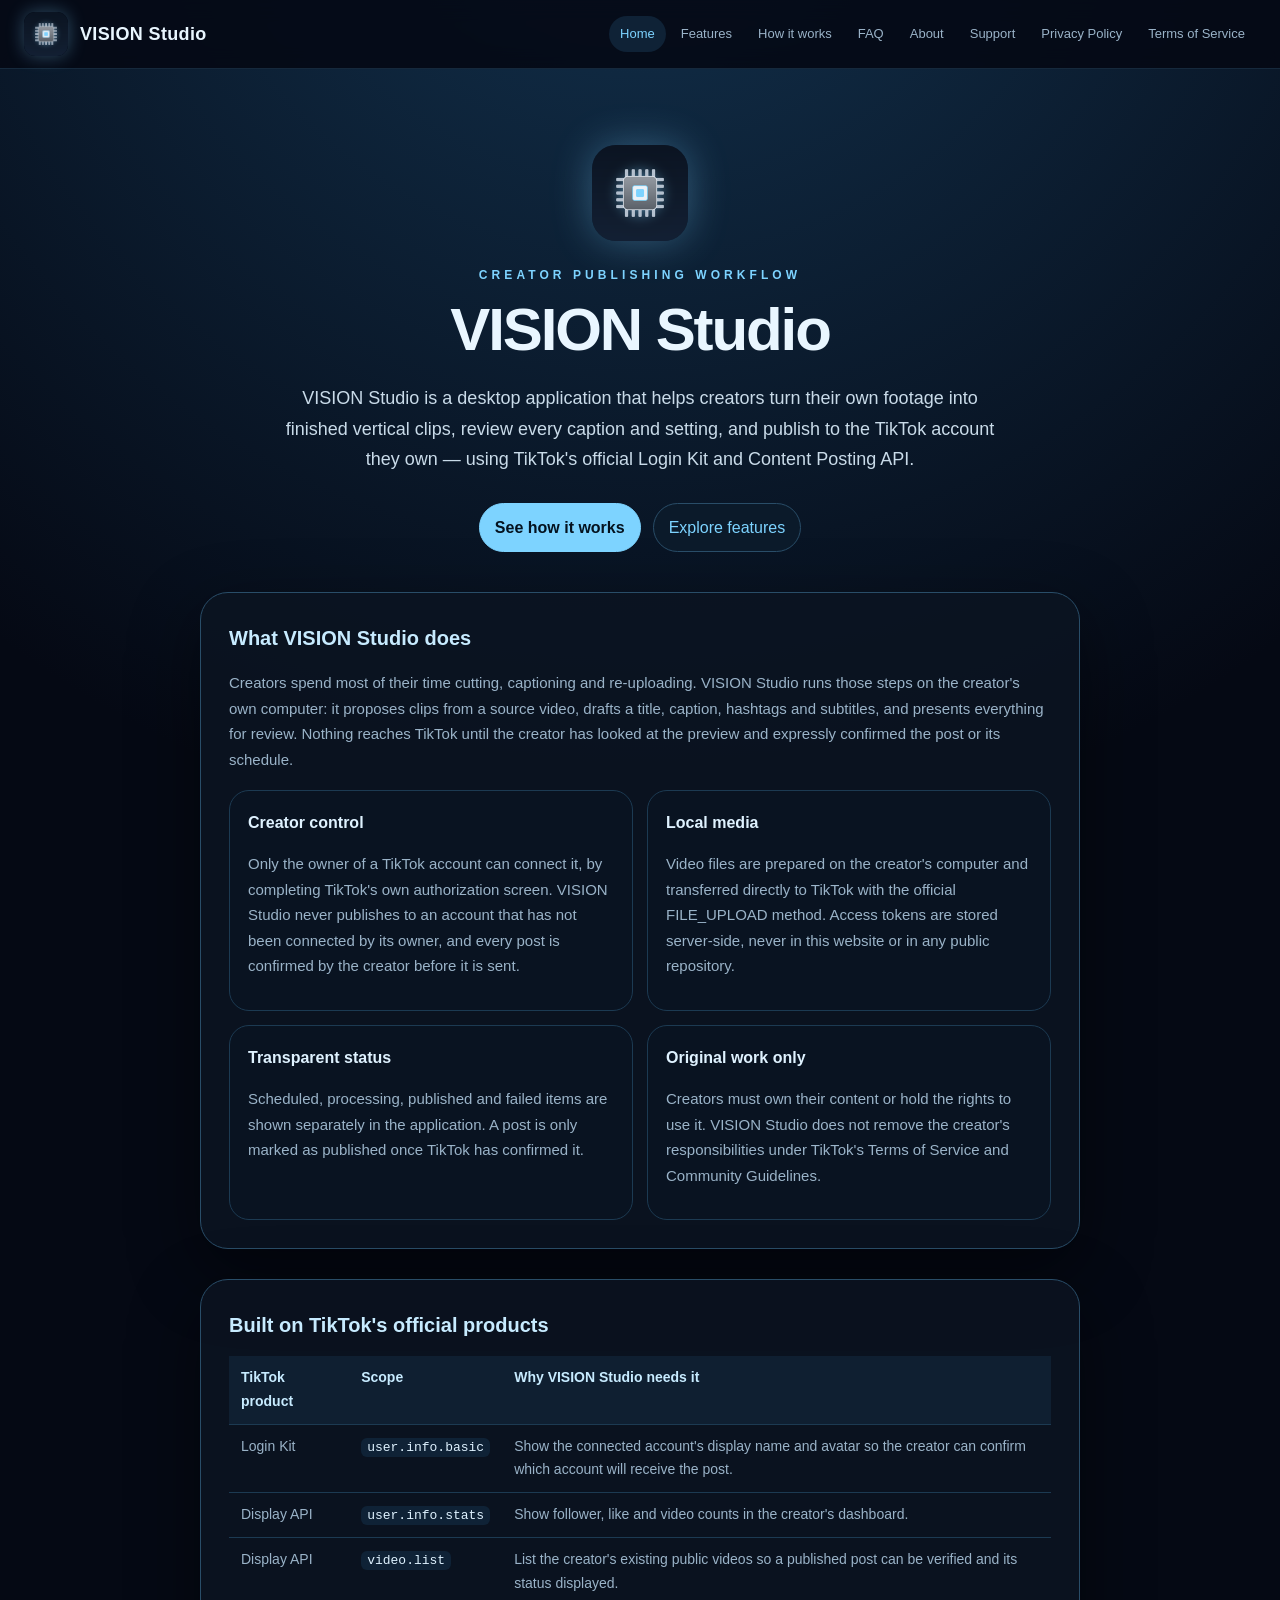
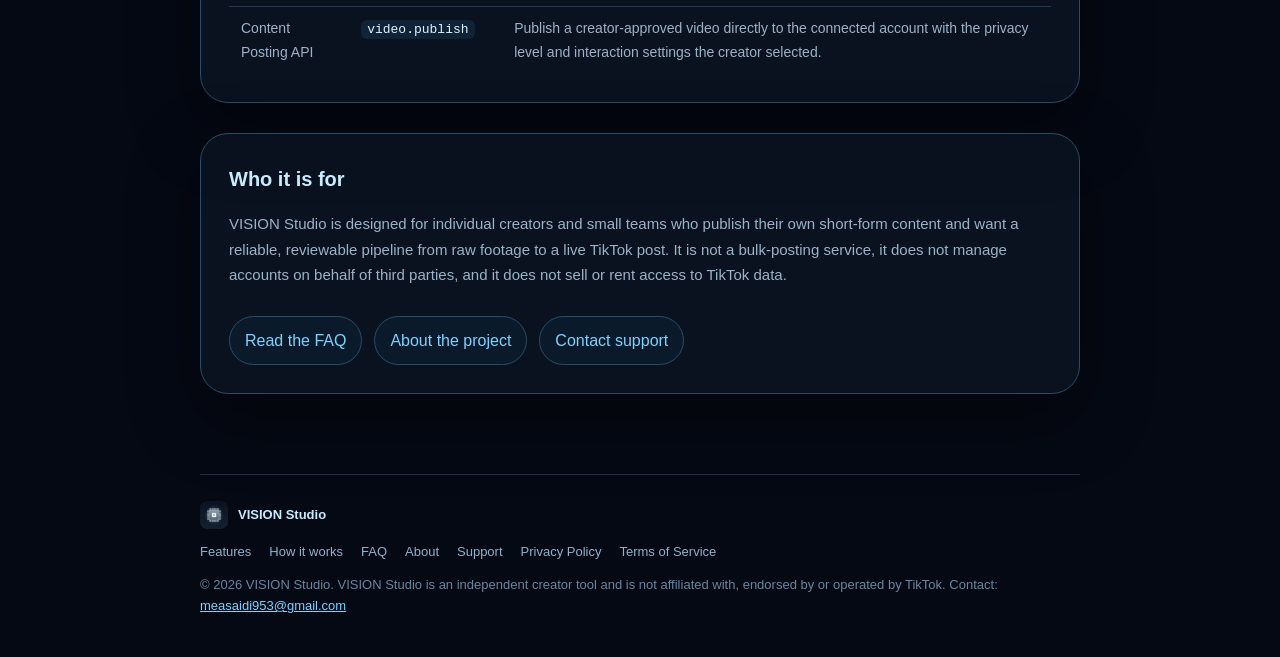
<file: index.html>
<!doctype html>
<html lang="en">
<head>
  <meta charset="utf-8">
  <meta name="viewport" content="width=device-width,initial-scale=1">
  <meta name="description" content="VISION Studio is a desktop creator application that helps TikTok creators prepare, review, schedule and publish their own short-form videos through TikTok's official APIs.">
  <meta name="application-name" content="VISION Studio">
  <meta property="og:site_name" content="VISION Studio">
  <meta property="og:title" content="VISION Studio">
  <meta property="og:image" content="icon-512.png">
  <title>VISION Studio</title>
  <link rel="icon" type="image/x-icon" href="favicon.ico">
  <link rel="icon" type="image/png" sizes="32x32" href="icon-32.png">
  <link rel="icon" type="image/png" sizes="192x192" href="icon-192.png">
  <link rel="apple-touch-icon" sizes="180x180" href="icon-180.png">
  <link rel="stylesheet" href="styles.css">
</head>
<body>
<header class="site">
  <a class="brand" href="index.html"><img src="icon-192.png" width="44" height="44" alt="VISION Studio icon"><span>VISION Studio</span></a>
  <nav><a href="index.html" class=on>Home</a><a href="features.html">Features</a><a href="how-it-works.html">How it works</a><a href="faq.html">FAQ</a><a href="about.html">About</a><a href="support.html">Support</a><a href="privacy.html">Privacy Policy</a><a href="terms.html">Terms of Service</a></nav>
</header>
<main>
  <section class="hero">
    <img class="hero-icon" src="icon-192.png" width="96" height="96" alt="VISION Studio icon">
    <div class="eyebrow">Creator publishing workflow</div>
    <h1>VISION Studio</h1>
    <p class="lead">VISION Studio is a desktop application that helps creators turn their own footage into finished vertical clips, review every caption and setting, and publish to the TikTok account they own — using TikTok's official Login Kit and Content Posting API.</p>
    <div class="links"><a class="primary" href="how-it-works.html">See how it works</a><a href="features.html">Explore features</a></div>
  </section>

  <section class="panel">
    <h2>What VISION Studio does</h2>
    <p>Creators spend most of their time cutting, captioning and re-uploading. VISION Studio runs those steps on the creator's own computer: it proposes clips from a source video, drafts a title, caption, hashtags and subtitles, and presents everything for review. Nothing reaches TikTok until the creator has looked at the preview and expressly confirmed the post or its schedule.</p>
    <div class="grid">
      <article><h3>Creator control</h3><p>Only the owner of a TikTok account can connect it, by completing TikTok's own authorization screen. VISION Studio never publishes to an account that has not been connected by its owner, and every post is confirmed by the creator before it is sent.</p></article>
      <article><h3>Local media</h3><p>Video files are prepared on the creator's computer and transferred directly to TikTok with the official FILE_UPLOAD method. Access tokens are stored server-side, never in this website or in any public repository.</p></article>
      <article><h3>Transparent status</h3><p>Scheduled, processing, published and failed items are shown separately in the application. A post is only marked as published once TikTok has confirmed it.</p></article>
      <article><h3>Original work only</h3><p>Creators must own their content or hold the rights to use it. VISION Studio does not remove the creator's responsibilities under TikTok's Terms of Service and Community Guidelines.</p></article>
    </div>
  </section>

  <section class="panel">
    <h2>Built on TikTok's official products</h2>
    <table class="tbl">
      <tr><th>TikTok product</th><th>Scope</th><th>Why VISION Studio needs it</th></tr>
      <tr><td>Login Kit</td><td><code>user.info.basic</code></td><td>Show the connected account's display name and avatar so the creator can confirm which account will receive the post.</td></tr>
      <tr><td>Display API</td><td><code>user.info.stats</code></td><td>Show follower, like and video counts in the creator's dashboard.</td></tr>
      <tr><td>Display API</td><td><code>video.list</code></td><td>List the creator's existing public videos so a published post can be verified and its status displayed.</td></tr>
      <tr><td>Content Posting API</td><td><code>video.publish</code></td><td>Publish a creator-approved video directly to the connected account with the privacy level and interaction settings the creator selected.</td></tr>
    </table>
  </section>

  <section class="panel">
    <h2>Who it is for</h2>
    <p>VISION Studio is designed for individual creators and small teams who publish their own short-form content and want a reliable, reviewable pipeline from raw footage to a live TikTok post. It is not a bulk-posting service, it does not manage accounts on behalf of third parties, and it does not sell or rent access to TikTok data.</p>
    <div class="links"><a href="faq.html">Read the FAQ</a><a href="about.html">About the project</a><a href="support.html">Contact support</a></div>
  </section>

</main>
<footer class="site">
  <div class="foot-brand"><img src="icon-192.png" width="28" height="28" alt="VISION Studio icon"> VISION Studio</div>
  <div class="foot-links"><a href="features.html">Features</a><a href="how-it-works.html">How it works</a><a href="faq.html">FAQ</a><a href="about.html">About</a><a href="support.html">Support</a><a href="privacy.html">Privacy Policy</a><a href="terms.html">Terms of Service</a></div>
  <div class="foot-copy">© 2026 VISION Studio. VISION Studio is an independent creator tool and is not affiliated with, endorsed by or operated by TikTok. Contact: <a href="mailto:measaidi953@gmail.com">measaidi953@gmail.com</a></div>
</footer>
</body>
</html>
</file>
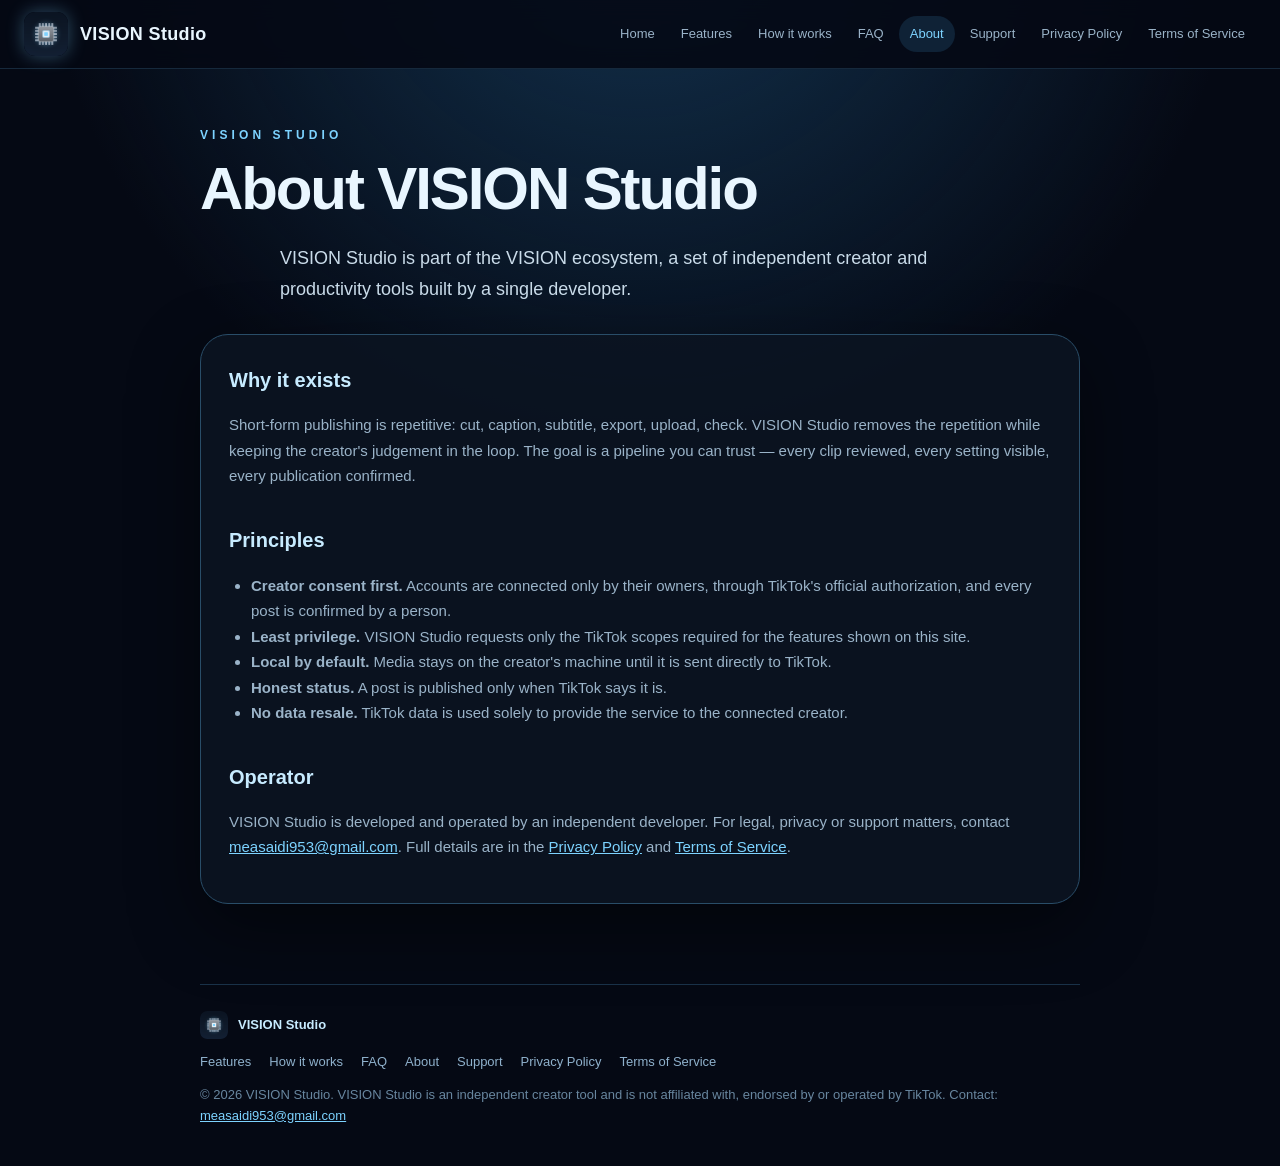
<file: about.html>
<!doctype html>
<html lang="en">
<head>
  <meta charset="utf-8">
  <meta name="viewport" content="width=device-width,initial-scale=1">
  <meta name="description" content="About VISION Studio: who builds it, why it exists and the principles behind it.">
  <meta name="application-name" content="VISION Studio">
  <meta property="og:site_name" content="VISION Studio">
  <meta property="og:title" content="VISION Studio – About">
  <meta property="og:image" content="icon-512.png">
  <title>VISION Studio – About</title>
  <link rel="icon" type="image/x-icon" href="favicon.ico">
  <link rel="icon" type="image/png" sizes="32x32" href="icon-32.png">
  <link rel="icon" type="image/png" sizes="192x192" href="icon-192.png">
  <link rel="apple-touch-icon" sizes="180x180" href="icon-180.png">
  <link rel="stylesheet" href="styles.css">
</head>
<body>
<header class="site">
  <a class="brand" href="index.html"><img src="icon-192.png" width="44" height="44" alt="VISION Studio icon"><span>VISION Studio</span></a>
  <nav><a href="index.html">Home</a><a href="features.html">Features</a><a href="how-it-works.html">How it works</a><a href="faq.html">FAQ</a><a href="about.html" class=on>About</a><a href="support.html">Support</a><a href="privacy.html">Privacy Policy</a><a href="terms.html">Terms of Service</a></nav>
</header>
<main>
  <div class="eyebrow">VISION Studio</div>
  <h1>About VISION Studio</h1>
  <p class="lead">VISION Studio is part of the VISION ecosystem, a set of independent creator and productivity tools built by a single developer.</p>
  <section class="panel">
    <h2>Why it exists</h2>
    <p>Short-form publishing is repetitive: cut, caption, subtitle, export, upload, check. VISION Studio removes the repetition while keeping the creator's judgement in the loop. The goal is a pipeline you can trust — every clip reviewed, every setting visible, every publication confirmed.</p>
    <h2>Principles</h2>
    <ul>
      <li><strong>Creator consent first.</strong> Accounts are connected only by their owners, through TikTok's official authorization, and every post is confirmed by a person.</li>
      <li><strong>Least privilege.</strong> VISION Studio requests only the TikTok scopes required for the features shown on this site.</li>
      <li><strong>Local by default.</strong> Media stays on the creator's machine until it is sent directly to TikTok.</li>
      <li><strong>Honest status.</strong> A post is published only when TikTok says it is.</li>
      <li><strong>No data resale.</strong> TikTok data is used solely to provide the service to the connected creator.</li>
    </ul>
    <h2>Operator</h2>
    <p>VISION Studio is developed and operated by an independent developer. For legal, privacy or support matters, contact <a href="mailto:measaidi953@gmail.com">measaidi953@gmail.com</a>. Full details are in the <a href="privacy.html">Privacy Policy</a> and <a href="terms.html">Terms of Service</a>.</p>
  </section>

</main>
<footer class="site">
  <div class="foot-brand"><img src="icon-192.png" width="28" height="28" alt="VISION Studio icon"> VISION Studio</div>
  <div class="foot-links"><a href="features.html">Features</a><a href="how-it-works.html">How it works</a><a href="faq.html">FAQ</a><a href="about.html">About</a><a href="support.html">Support</a><a href="privacy.html">Privacy Policy</a><a href="terms.html">Terms of Service</a></div>
  <div class="foot-copy">© 2026 VISION Studio. VISION Studio is an independent creator tool and is not affiliated with, endorsed by or operated by TikTok. Contact: <a href="mailto:measaidi953@gmail.com">measaidi953@gmail.com</a></div>
</footer>
</body>
</html>
</file>
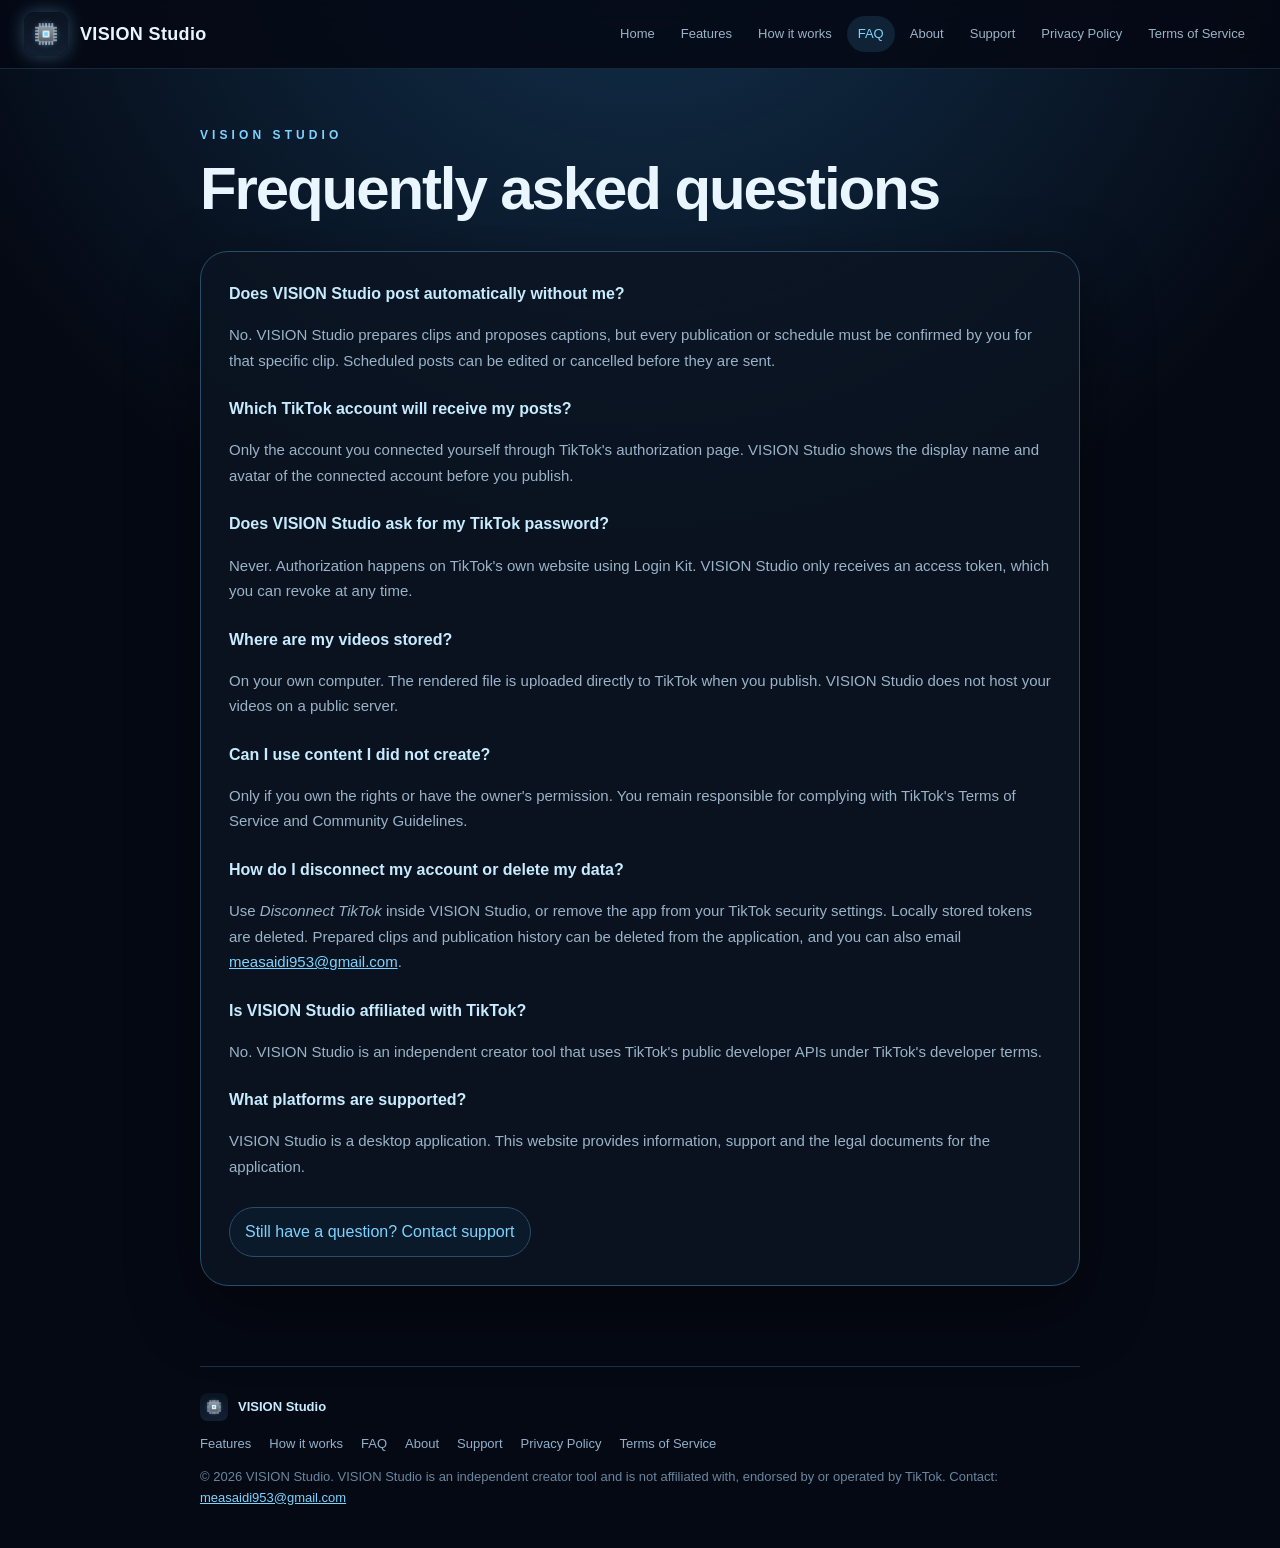
<file: faq.html>
<!doctype html>
<html lang="en">
<head>
  <meta charset="utf-8">
  <meta name="viewport" content="width=device-width,initial-scale=1">
  <meta name="description" content="Frequently asked questions about VISION Studio, TikTok authorization, data and publishing.">
  <meta name="application-name" content="VISION Studio">
  <meta property="og:site_name" content="VISION Studio">
  <meta property="og:title" content="VISION Studio – FAQ">
  <meta property="og:image" content="icon-512.png">
  <title>VISION Studio – FAQ</title>
  <link rel="icon" type="image/x-icon" href="favicon.ico">
  <link rel="icon" type="image/png" sizes="32x32" href="icon-32.png">
  <link rel="icon" type="image/png" sizes="192x192" href="icon-192.png">
  <link rel="apple-touch-icon" sizes="180x180" href="icon-180.png">
  <link rel="stylesheet" href="styles.css">
</head>
<body>
<header class="site">
  <a class="brand" href="index.html"><img src="icon-192.png" width="44" height="44" alt="VISION Studio icon"><span>VISION Studio</span></a>
  <nav><a href="index.html">Home</a><a href="features.html">Features</a><a href="how-it-works.html">How it works</a><a href="faq.html" class=on>FAQ</a><a href="about.html">About</a><a href="support.html">Support</a><a href="privacy.html">Privacy Policy</a><a href="terms.html">Terms of Service</a></nav>
</header>
<main>
  <div class="eyebrow">VISION Studio</div>
  <h1>Frequently asked questions</h1>
  <section class="panel faq">
    <h3>Does VISION Studio post automatically without me?</h3>
    <p>No. VISION Studio prepares clips and proposes captions, but every publication or schedule must be confirmed by you for that specific clip. Scheduled posts can be edited or cancelled before they are sent.</p>
    <h3>Which TikTok account will receive my posts?</h3>
    <p>Only the account you connected yourself through TikTok's authorization page. VISION Studio shows the display name and avatar of the connected account before you publish.</p>
    <h3>Does VISION Studio ask for my TikTok password?</h3>
    <p>Never. Authorization happens on TikTok's own website using Login Kit. VISION Studio only receives an access token, which you can revoke at any time.</p>
    <h3>Where are my videos stored?</h3>
    <p>On your own computer. The rendered file is uploaded directly to TikTok when you publish. VISION Studio does not host your videos on a public server.</p>
    <h3>Can I use content I did not create?</h3>
    <p>Only if you own the rights or have the owner's permission. You remain responsible for complying with TikTok's Terms of Service and Community Guidelines.</p>
    <h3>How do I disconnect my account or delete my data?</h3>
    <p>Use <em>Disconnect TikTok</em> inside VISION Studio, or remove the app from your TikTok security settings. Locally stored tokens are deleted. Prepared clips and publication history can be deleted from the application, and you can also email <a href="mailto:measaidi953@gmail.com">measaidi953@gmail.com</a>.</p>
    <h3>Is VISION Studio affiliated with TikTok?</h3>
    <p>No. VISION Studio is an independent creator tool that uses TikTok's public developer APIs under TikTok's developer terms.</p>
    <h3>What platforms are supported?</h3>
    <p>VISION Studio is a desktop application. This website provides information, support and the legal documents for the application.</p>
    <div class="links"><a href="support.html">Still have a question? Contact support</a></div>
  </section>

</main>
<footer class="site">
  <div class="foot-brand"><img src="icon-192.png" width="28" height="28" alt="VISION Studio icon"> VISION Studio</div>
  <div class="foot-links"><a href="features.html">Features</a><a href="how-it-works.html">How it works</a><a href="faq.html">FAQ</a><a href="about.html">About</a><a href="support.html">Support</a><a href="privacy.html">Privacy Policy</a><a href="terms.html">Terms of Service</a></div>
  <div class="foot-copy">© 2026 VISION Studio. VISION Studio is an independent creator tool and is not affiliated with, endorsed by or operated by TikTok. Contact: <a href="mailto:measaidi953@gmail.com">measaidi953@gmail.com</a></div>
</footer>
</body>
</html>
</file>
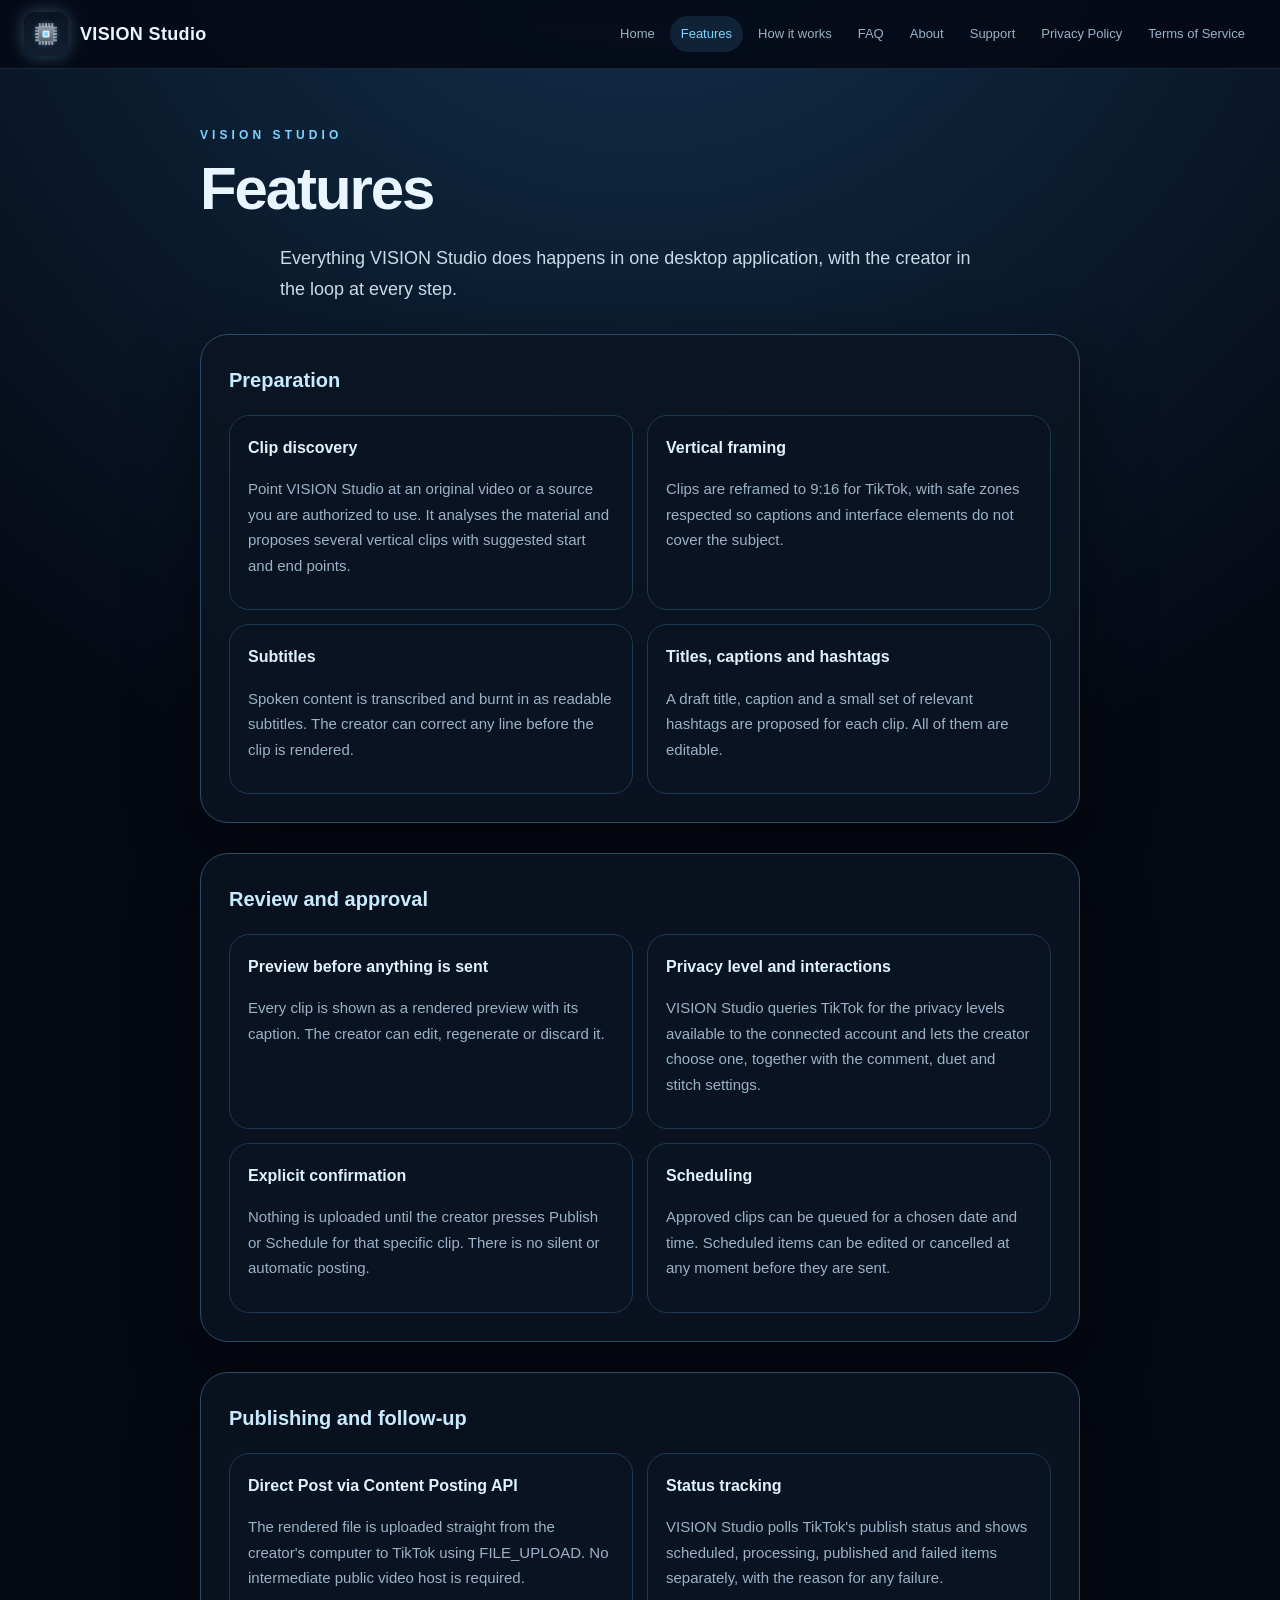
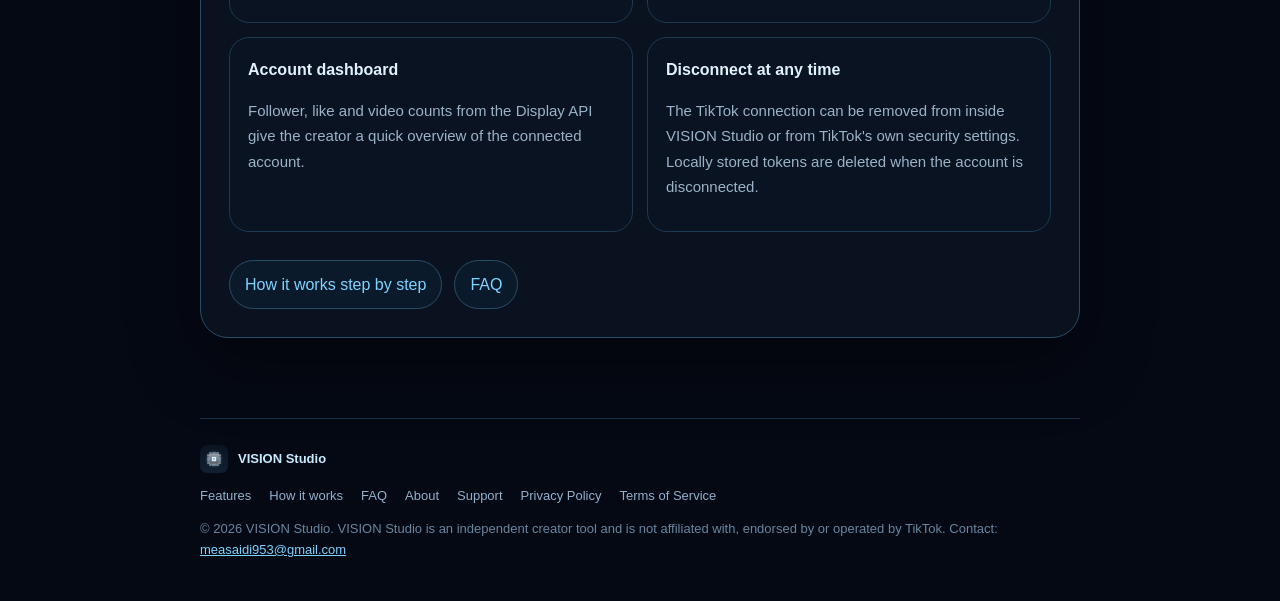
<file: features.html>
<!doctype html>
<html lang="en">
<head>
  <meta charset="utf-8">
  <meta name="viewport" content="width=device-width,initial-scale=1">
  <meta name="description" content="Features of VISION Studio: clip preparation, subtitles, captions, scheduling, review and direct publishing to TikTok.">
  <meta name="application-name" content="VISION Studio">
  <meta property="og:site_name" content="VISION Studio">
  <meta property="og:title" content="VISION Studio – Features">
  <meta property="og:image" content="icon-512.png">
  <title>VISION Studio – Features</title>
  <link rel="icon" type="image/x-icon" href="favicon.ico">
  <link rel="icon" type="image/png" sizes="32x32" href="icon-32.png">
  <link rel="icon" type="image/png" sizes="192x192" href="icon-192.png">
  <link rel="apple-touch-icon" sizes="180x180" href="icon-180.png">
  <link rel="stylesheet" href="styles.css">
</head>
<body>
<header class="site">
  <a class="brand" href="index.html"><img src="icon-192.png" width="44" height="44" alt="VISION Studio icon"><span>VISION Studio</span></a>
  <nav><a href="index.html">Home</a><a href="features.html" class=on>Features</a><a href="how-it-works.html">How it works</a><a href="faq.html">FAQ</a><a href="about.html">About</a><a href="support.html">Support</a><a href="privacy.html">Privacy Policy</a><a href="terms.html">Terms of Service</a></nav>
</header>
<main>
  <div class="eyebrow">VISION Studio</div>
  <h1>Features</h1>
  <p class="lead">Everything VISION Studio does happens in one desktop application, with the creator in the loop at every step.</p>

  <section class="panel">
    <h2>Preparation</h2>
    <div class="grid">
      <article><h3>Clip discovery</h3><p>Point VISION Studio at an original video or a source you are authorized to use. It analyses the material and proposes several vertical clips with suggested start and end points.</p></article>
      <article><h3>Vertical framing</h3><p>Clips are reframed to 9:16 for TikTok, with safe zones respected so captions and interface elements do not cover the subject.</p></article>
      <article><h3>Subtitles</h3><p>Spoken content is transcribed and burnt in as readable subtitles. The creator can correct any line before the clip is rendered.</p></article>
      <article><h3>Titles, captions and hashtags</h3><p>A draft title, caption and a small set of relevant hashtags are proposed for each clip. All of them are editable.</p></article>
    </div>
  </section>

  <section class="panel">
    <h2>Review and approval</h2>
    <div class="grid">
      <article><h3>Preview before anything is sent</h3><p>Every clip is shown as a rendered preview with its caption. The creator can edit, regenerate or discard it.</p></article>
      <article><h3>Privacy level and interactions</h3><p>VISION Studio queries TikTok for the privacy levels available to the connected account and lets the creator choose one, together with the comment, duet and stitch settings.</p></article>
      <article><h3>Explicit confirmation</h3><p>Nothing is uploaded until the creator presses Publish or Schedule for that specific clip. There is no silent or automatic posting.</p></article>
      <article><h3>Scheduling</h3><p>Approved clips can be queued for a chosen date and time. Scheduled items can be edited or cancelled at any moment before they are sent.</p></article>
    </div>
  </section>

  <section class="panel">
    <h2>Publishing and follow-up</h2>
    <div class="grid">
      <article><h3>Direct Post via Content Posting API</h3><p>The rendered file is uploaded straight from the creator's computer to TikTok using FILE_UPLOAD. No intermediate public video host is required.</p></article>
      <article><h3>Status tracking</h3><p>VISION Studio polls TikTok's publish status and shows scheduled, processing, published and failed items separately, with the reason for any failure.</p></article>
      <article><h3>Account dashboard</h3><p>Follower, like and video counts from the Display API give the creator a quick overview of the connected account.</p></article>
      <article><h3>Disconnect at any time</h3><p>The TikTok connection can be removed from inside VISION Studio or from TikTok's own security settings. Locally stored tokens are deleted when the account is disconnected.</p></article>
    </div>
    <div class="links"><a href="how-it-works.html">How it works step by step</a><a href="faq.html">FAQ</a></div>
  </section>

</main>
<footer class="site">
  <div class="foot-brand"><img src="icon-192.png" width="28" height="28" alt="VISION Studio icon"> VISION Studio</div>
  <div class="foot-links"><a href="features.html">Features</a><a href="how-it-works.html">How it works</a><a href="faq.html">FAQ</a><a href="about.html">About</a><a href="support.html">Support</a><a href="privacy.html">Privacy Policy</a><a href="terms.html">Terms of Service</a></div>
  <div class="foot-copy">© 2026 VISION Studio. VISION Studio is an independent creator tool and is not affiliated with, endorsed by or operated by TikTok. Contact: <a href="mailto:measaidi953@gmail.com">measaidi953@gmail.com</a></div>
</footer>
</body>
</html>
</file>
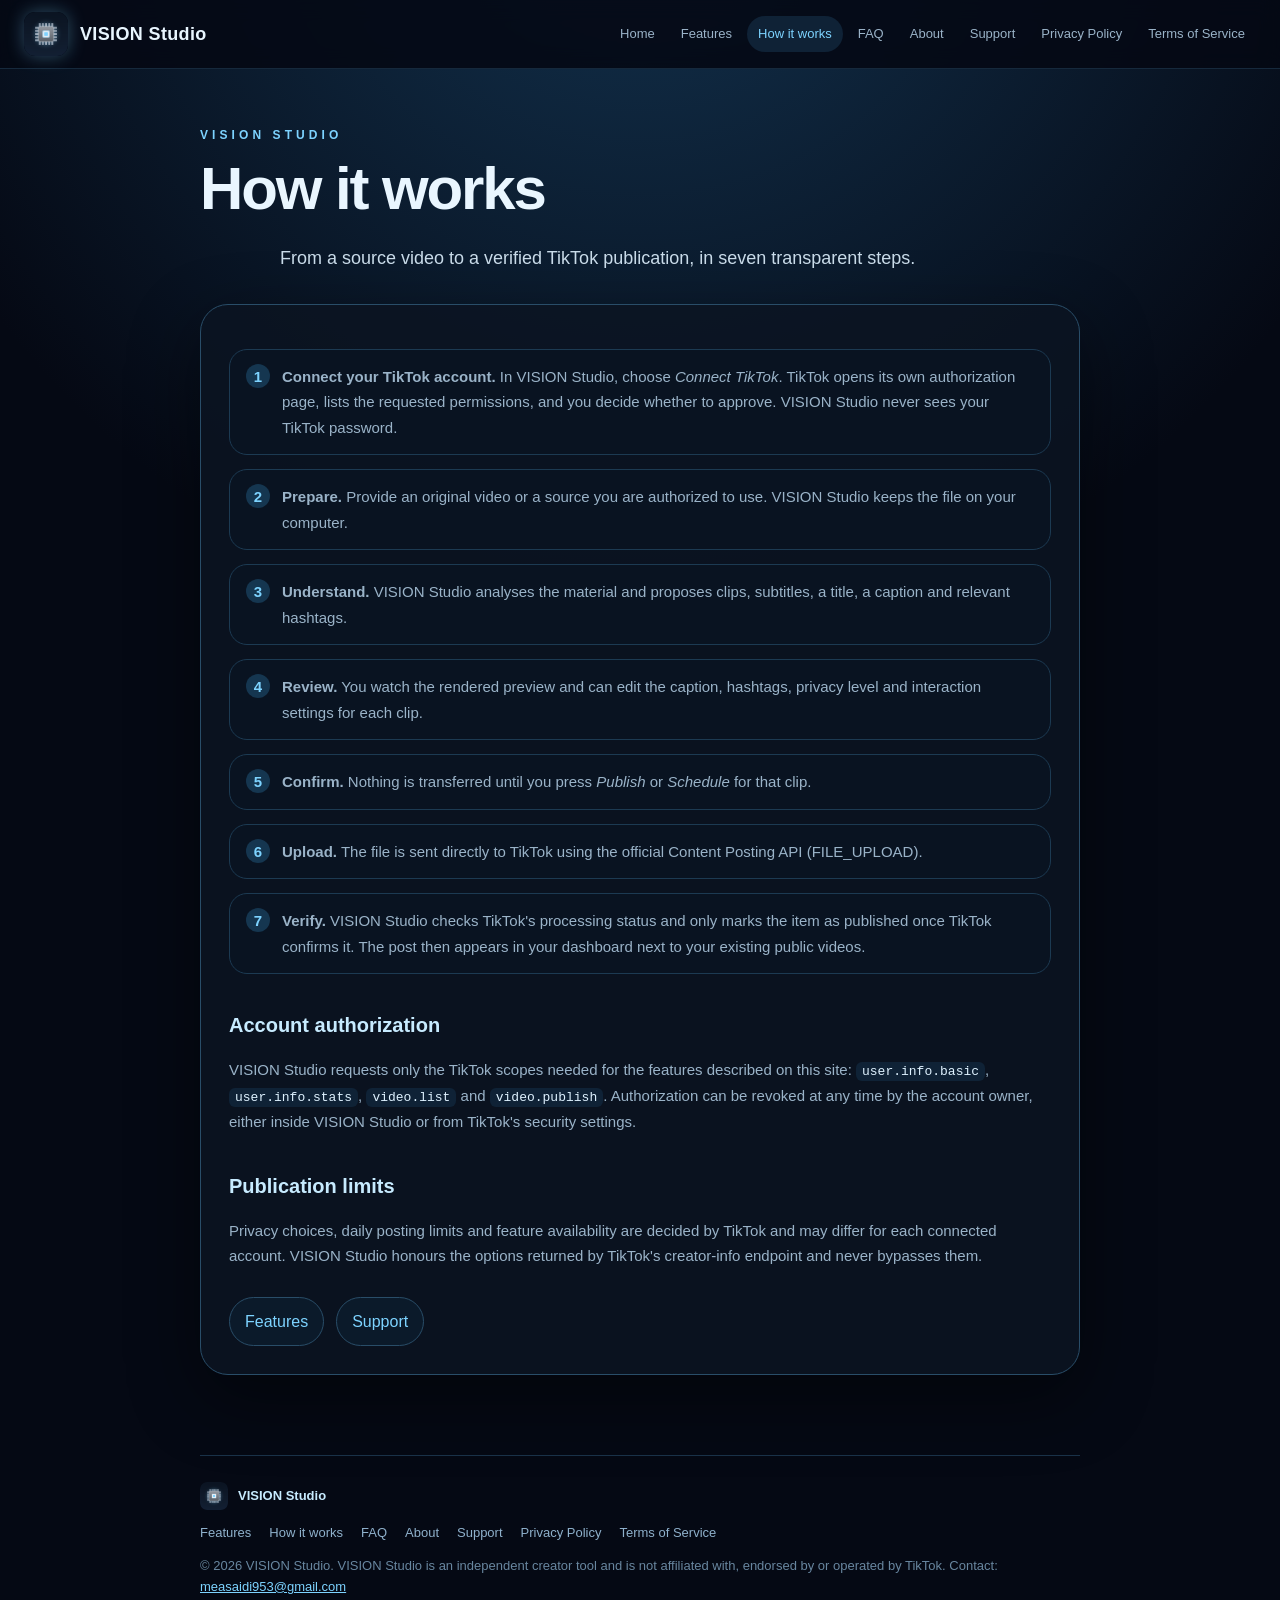
<file: how-it-works.html>
<!doctype html>
<html lang="en">
<head>
  <meta charset="utf-8">
  <meta name="viewport" content="width=device-width,initial-scale=1">
  <meta name="description" content="Step-by-step description of how VISION Studio connects a TikTok account, prepares a clip and publishes it.">
  <meta name="application-name" content="VISION Studio">
  <meta property="og:site_name" content="VISION Studio">
  <meta property="og:title" content="VISION Studio – How it works">
  <meta property="og:image" content="icon-512.png">
  <title>VISION Studio – How it works</title>
  <link rel="icon" type="image/x-icon" href="favicon.ico">
  <link rel="icon" type="image/png" sizes="32x32" href="icon-32.png">
  <link rel="icon" type="image/png" sizes="192x192" href="icon-192.png">
  <link rel="apple-touch-icon" sizes="180x180" href="icon-180.png">
  <link rel="stylesheet" href="styles.css">
</head>
<body>
<header class="site">
  <a class="brand" href="index.html"><img src="icon-192.png" width="44" height="44" alt="VISION Studio icon"><span>VISION Studio</span></a>
  <nav><a href="index.html">Home</a><a href="features.html">Features</a><a href="how-it-works.html" class=on>How it works</a><a href="faq.html">FAQ</a><a href="about.html">About</a><a href="support.html">Support</a><a href="privacy.html">Privacy Policy</a><a href="terms.html">Terms of Service</a></nav>
</header>
<main>
  <div class="eyebrow">VISION Studio</div>
  <h1>How it works</h1>
  <p class="lead">From a source video to a verified TikTok publication, in seven transparent steps.</p>
  <section class="panel">
    <ol class="steps">
      <li><strong>Connect your TikTok account.</strong> In VISION Studio, choose <em>Connect TikTok</em>. TikTok opens its own authorization page, lists the requested permissions, and you decide whether to approve. VISION Studio never sees your TikTok password.</li>
      <li><strong>Prepare.</strong> Provide an original video or a source you are authorized to use. VISION Studio keeps the file on your computer.</li>
      <li><strong>Understand.</strong> VISION Studio analyses the material and proposes clips, subtitles, a title, a caption and relevant hashtags.</li>
      <li><strong>Review.</strong> You watch the rendered preview and can edit the caption, hashtags, privacy level and interaction settings for each clip.</li>
      <li><strong>Confirm.</strong> Nothing is transferred until you press <em>Publish</em> or <em>Schedule</em> for that clip.</li>
      <li><strong>Upload.</strong> The file is sent directly to TikTok using the official Content Posting API (FILE_UPLOAD).</li>
      <li><strong>Verify.</strong> VISION Studio checks TikTok's processing status and only marks the item as published once TikTok confirms it. The post then appears in your dashboard next to your existing public videos.</li>
    </ol>
    <h2>Account authorization</h2>
    <p>VISION Studio requests only the TikTok scopes needed for the features described on this site: <code>user.info.basic</code>, <code>user.info.stats</code>, <code>video.list</code> and <code>video.publish</code>. Authorization can be revoked at any time by the account owner, either inside VISION Studio or from TikTok's security settings.</p>
    <h2>Publication limits</h2>
    <p>Privacy choices, daily posting limits and feature availability are decided by TikTok and may differ for each connected account. VISION Studio honours the options returned by TikTok's creator-info endpoint and never bypasses them.</p>
    <div class="links"><a href="features.html">Features</a><a href="support.html">Support</a></div>
  </section>

</main>
<footer class="site">
  <div class="foot-brand"><img src="icon-192.png" width="28" height="28" alt="VISION Studio icon"> VISION Studio</div>
  <div class="foot-links"><a href="features.html">Features</a><a href="how-it-works.html">How it works</a><a href="faq.html">FAQ</a><a href="about.html">About</a><a href="support.html">Support</a><a href="privacy.html">Privacy Policy</a><a href="terms.html">Terms of Service</a></div>
  <div class="foot-copy">© 2026 VISION Studio. VISION Studio is an independent creator tool and is not affiliated with, endorsed by or operated by TikTok. Contact: <a href="mailto:measaidi953@gmail.com">measaidi953@gmail.com</a></div>
</footer>
</body>
</html>
</file>
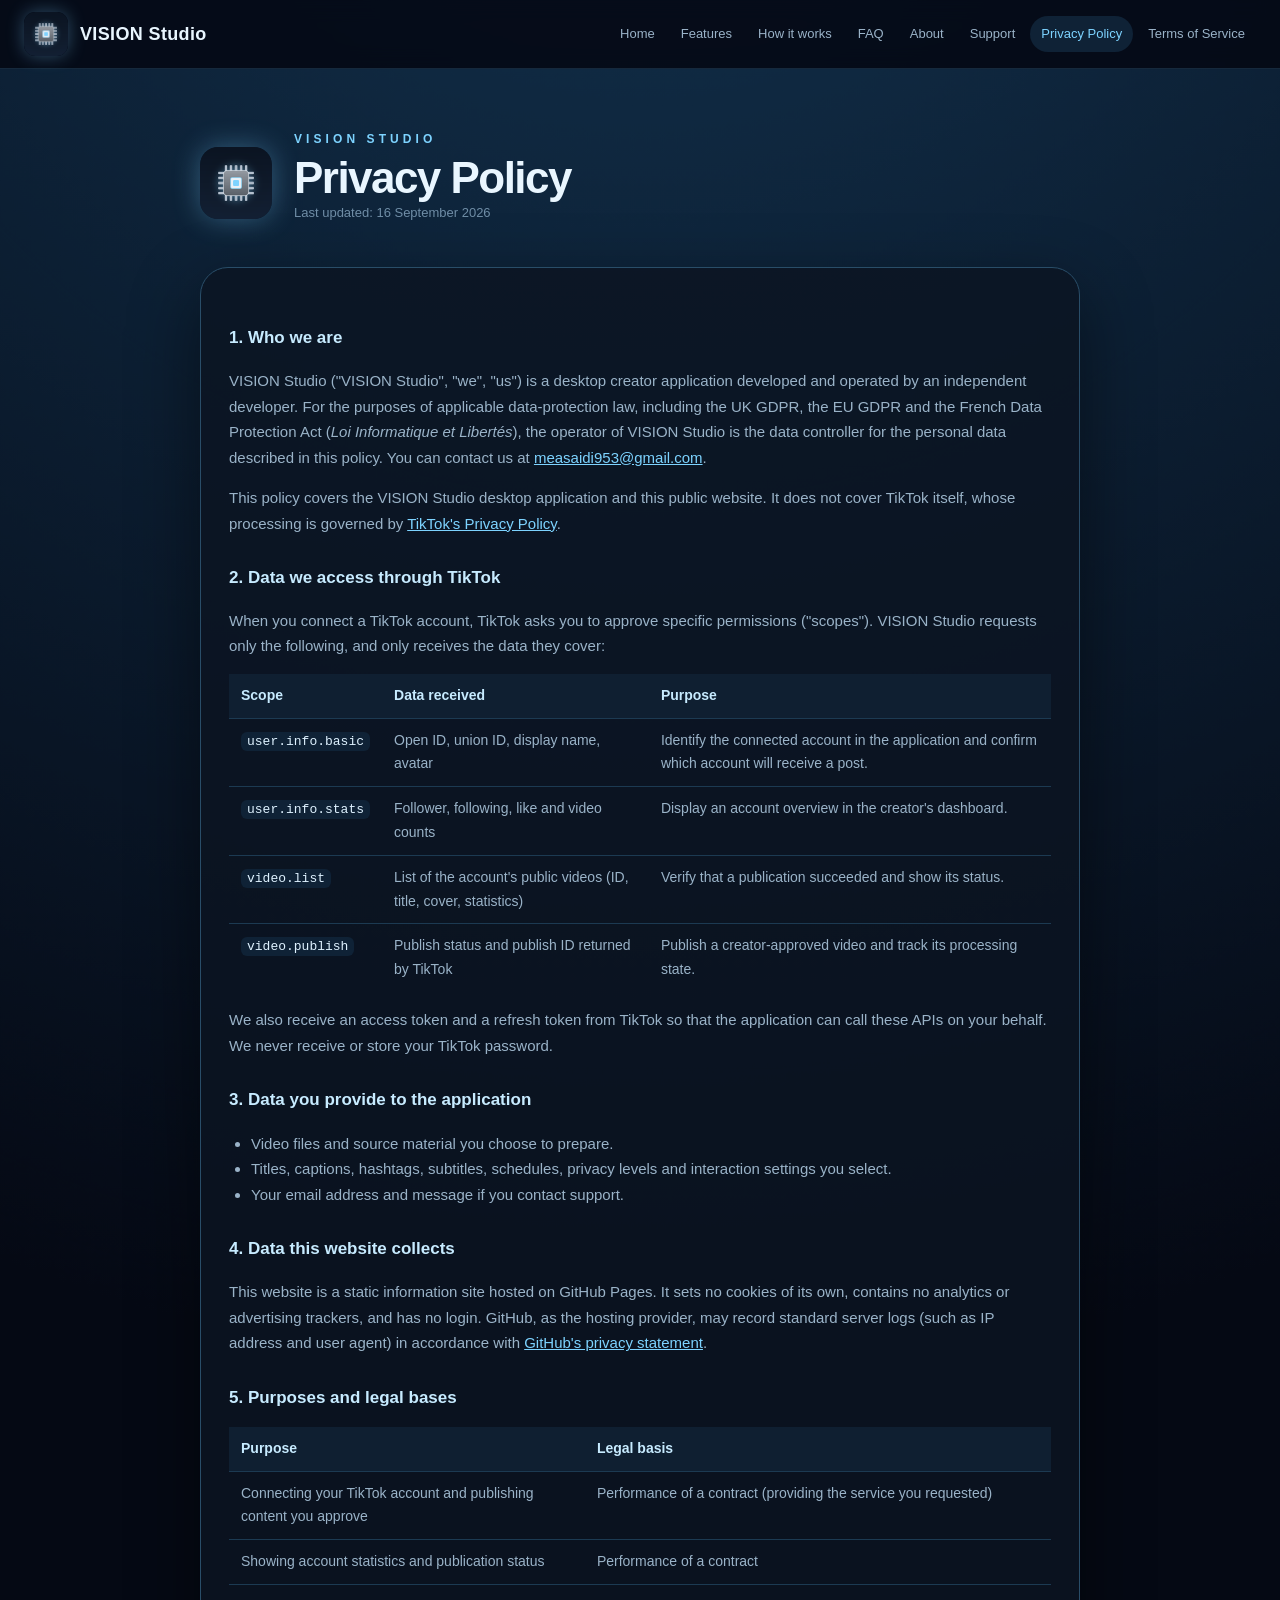
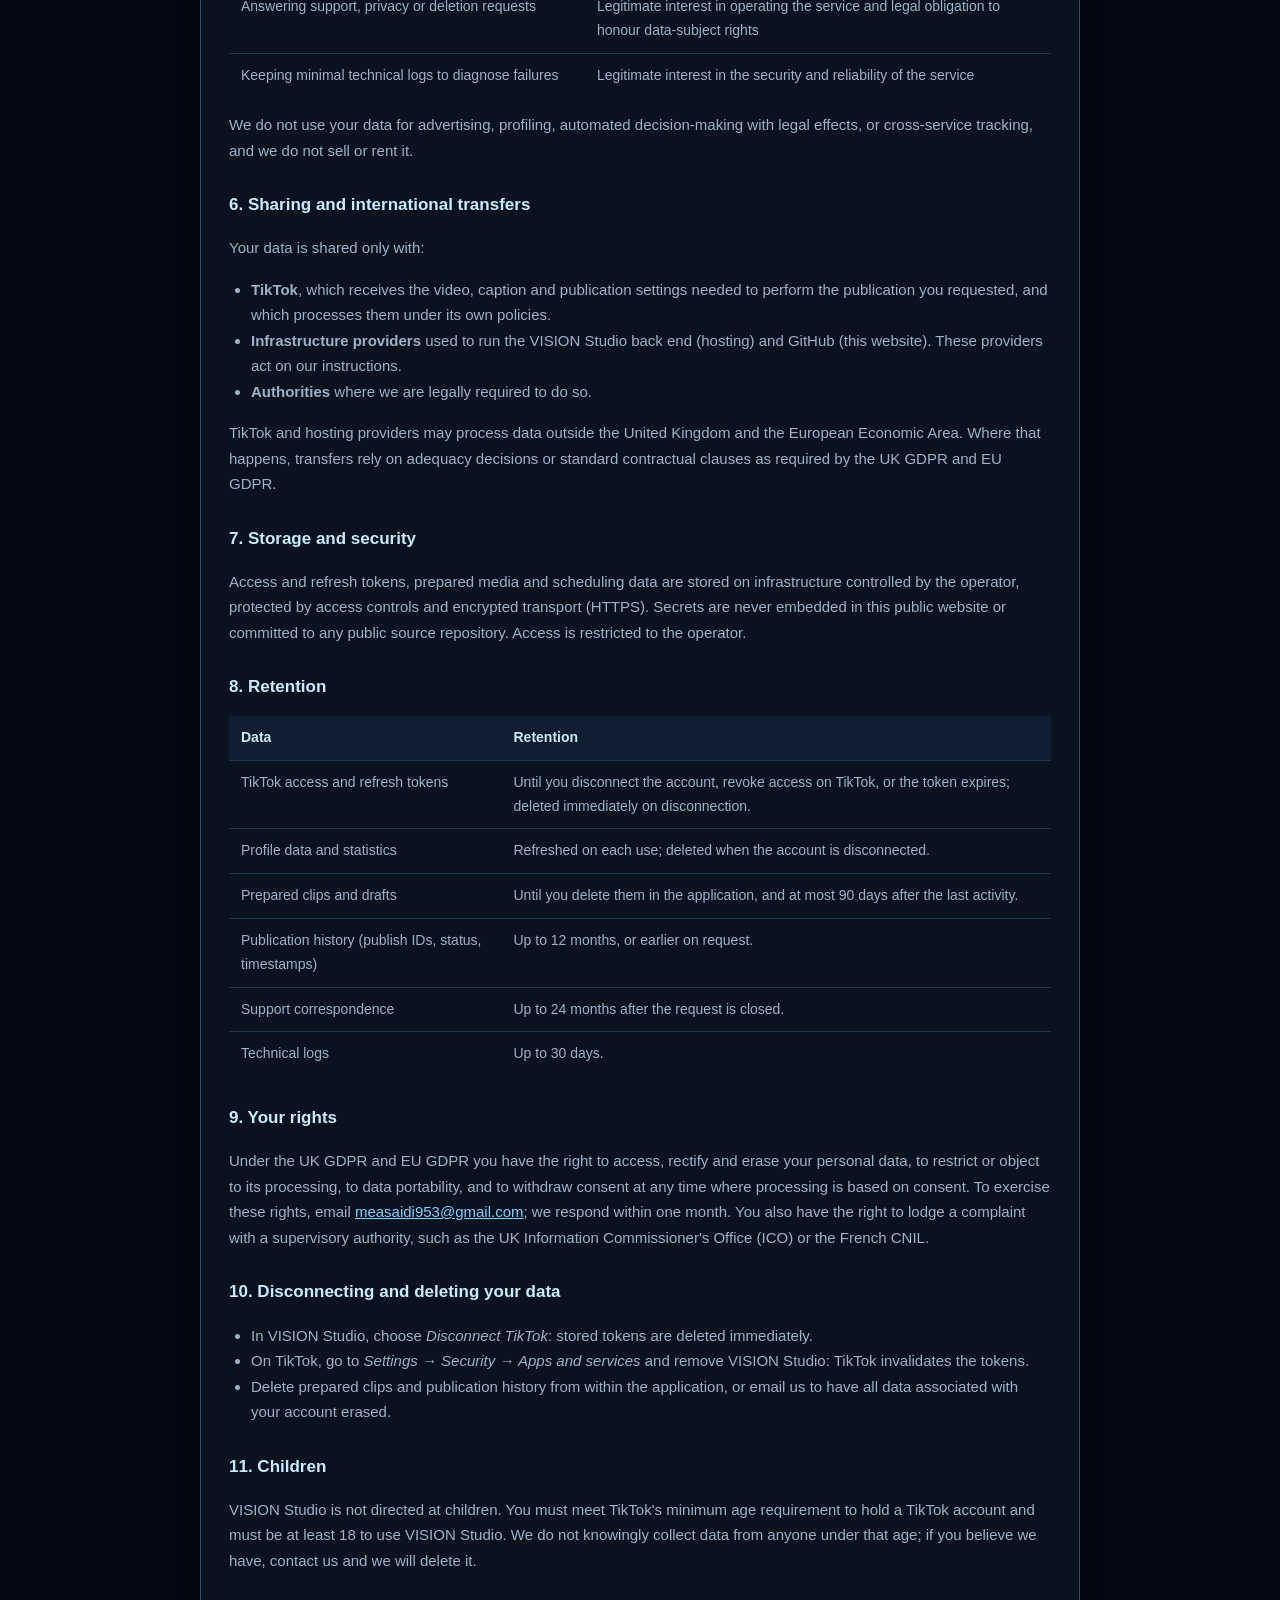
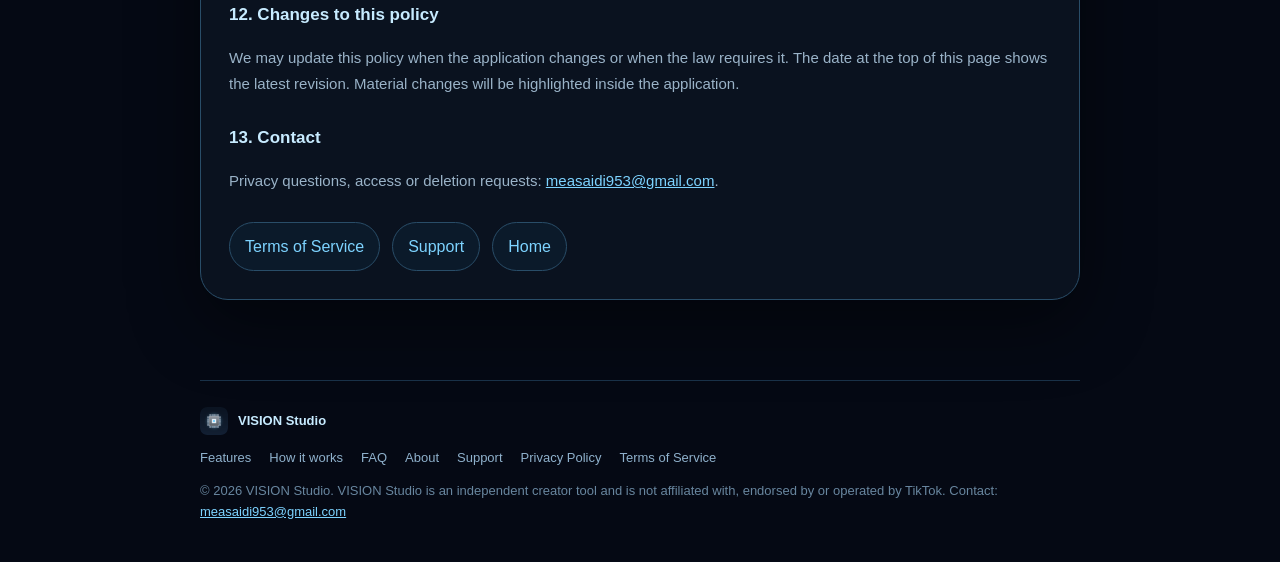
<file: privacy.html>
<!doctype html>
<html lang="en">
<head>
  <meta charset="utf-8">
  <meta name="viewport" content="width=device-width,initial-scale=1">
  <meta name="description" content="VISION Studio Privacy Policy: what data is accessed through TikTok, how it is used, stored, retained and deleted, and your rights.">
  <meta name="application-name" content="VISION Studio">
  <meta property="og:site_name" content="VISION Studio">
  <meta property="og:title" content="VISION Studio – Privacy Policy">
  <meta property="og:image" content="icon-512.png">
  <title>VISION Studio – Privacy Policy</title>
  <link rel="icon" type="image/x-icon" href="favicon.ico">
  <link rel="icon" type="image/png" sizes="32x32" href="icon-32.png">
  <link rel="icon" type="image/png" sizes="192x192" href="icon-192.png">
  <link rel="apple-touch-icon" sizes="180x180" href="icon-180.png">
  <link rel="stylesheet" href="styles.css">
</head>
<body>
<header class="site">
  <a class="brand" href="index.html"><img src="icon-192.png" width="44" height="44" alt="VISION Studio icon"><span>VISION Studio</span></a>
  <nav><a href="index.html">Home</a><a href="features.html">Features</a><a href="how-it-works.html">How it works</a><a href="faq.html">FAQ</a><a href="about.html">About</a><a href="support.html">Support</a><a href="privacy.html" class=on>Privacy Policy</a><a href="terms.html">Terms of Service</a></nav>
</header>
<main>
  <div class="legal-head"><img src="icon-192.png" width="72" height="72" alt="VISION Studio icon"><div><div class="eyebrow">VISION Studio</div><h1>Privacy Policy</h1><p class="updated">Last updated: 16 September 2026</p></div></div>
  <section class="panel legal">
    <h2>1. Who we are</h2>
    <p>VISION Studio ("VISION Studio", "we", "us") is a desktop creator application developed and operated by an independent developer. For the purposes of applicable data-protection law, including the UK GDPR, the EU GDPR and the French Data Protection Act (<em>Loi Informatique et Libertés</em>), the operator of VISION Studio is the data controller for the personal data described in this policy. You can contact us at <a href="mailto:measaidi953@gmail.com">measaidi953@gmail.com</a>.</p>
    <p>This policy covers the VISION Studio desktop application and this public website. It does not cover TikTok itself, whose processing is governed by <a href="https://www.tiktok.com/legal/privacy-policy" rel="noopener">TikTok's Privacy Policy</a>.</p>

    <h2>2. Data we access through TikTok</h2>
    <p>When you connect a TikTok account, TikTok asks you to approve specific permissions ("scopes"). VISION Studio requests only the following, and only receives the data they cover:</p>
    <table class="tbl">
      <tr><th>Scope</th><th>Data received</th><th>Purpose</th></tr>
      <tr><td><code>user.info.basic</code></td><td>Open ID, union ID, display name, avatar</td><td>Identify the connected account in the application and confirm which account will receive a post.</td></tr>
      <tr><td><code>user.info.stats</code></td><td>Follower, following, like and video counts</td><td>Display an account overview in the creator's dashboard.</td></tr>
      <tr><td><code>video.list</code></td><td>List of the account's public videos (ID, title, cover, statistics)</td><td>Verify that a publication succeeded and show its status.</td></tr>
      <tr><td><code>video.publish</code></td><td>Publish status and publish ID returned by TikTok</td><td>Publish a creator-approved video and track its processing state.</td></tr>
    </table>
    <p>We also receive an access token and a refresh token from TikTok so that the application can call these APIs on your behalf. We never receive or store your TikTok password.</p>

    <h2>3. Data you provide to the application</h2>
    <ul>
      <li>Video files and source material you choose to prepare.</li>
      <li>Titles, captions, hashtags, subtitles, schedules, privacy levels and interaction settings you select.</li>
      <li>Your email address and message if you contact support.</li>
    </ul>

    <h2>4. Data this website collects</h2>
    <p>This website is a static information site hosted on GitHub Pages. It sets no cookies of its own, contains no analytics or advertising trackers, and has no login. GitHub, as the hosting provider, may record standard server logs (such as IP address and user agent) in accordance with <a href="https://docs.github.com/en/site-policy/privacy-policies/github-general-privacy-statement" rel="noopener">GitHub's privacy statement</a>.</p>

    <h2>5. Purposes and legal bases</h2>
    <table class="tbl">
      <tr><th>Purpose</th><th>Legal basis</th></tr>
      <tr><td>Connecting your TikTok account and publishing content you approve</td><td>Performance of a contract (providing the service you requested)</td></tr>
      <tr><td>Showing account statistics and publication status</td><td>Performance of a contract</td></tr>
      <tr><td>Answering support, privacy or deletion requests</td><td>Legitimate interest in operating the service and legal obligation to honour data-subject rights</td></tr>
      <tr><td>Keeping minimal technical logs to diagnose failures</td><td>Legitimate interest in the security and reliability of the service</td></tr>
    </table>
    <p>We do not use your data for advertising, profiling, automated decision-making with legal effects, or cross-service tracking, and we do not sell or rent it.</p>

    <h2>6. Sharing and international transfers</h2>
    <p>Your data is shared only with:</p>
    <ul>
      <li><strong>TikTok</strong>, which receives the video, caption and publication settings needed to perform the publication you requested, and which processes them under its own policies.</li>
      <li><strong>Infrastructure providers</strong> used to run the VISION Studio back end (hosting) and GitHub (this website). These providers act on our instructions.</li>
      <li><strong>Authorities</strong> where we are legally required to do so.</li>
    </ul>
    <p>TikTok and hosting providers may process data outside the United Kingdom and the European Economic Area. Where that happens, transfers rely on adequacy decisions or standard contractual clauses as required by the UK GDPR and EU GDPR.</p>

    <h2>7. Storage and security</h2>
    <p>Access and refresh tokens, prepared media and scheduling data are stored on infrastructure controlled by the operator, protected by access controls and encrypted transport (HTTPS). Secrets are never embedded in this public website or committed to any public source repository. Access is restricted to the operator.</p>

    <h2>8. Retention</h2>
    <table class="tbl">
      <tr><th>Data</th><th>Retention</th></tr>
      <tr><td>TikTok access and refresh tokens</td><td>Until you disconnect the account, revoke access on TikTok, or the token expires; deleted immediately on disconnection.</td></tr>
      <tr><td>Profile data and statistics</td><td>Refreshed on each use; deleted when the account is disconnected.</td></tr>
      <tr><td>Prepared clips and drafts</td><td>Until you delete them in the application, and at most 90 days after the last activity.</td></tr>
      <tr><td>Publication history (publish IDs, status, timestamps)</td><td>Up to 12 months, or earlier on request.</td></tr>
      <tr><td>Support correspondence</td><td>Up to 24 months after the request is closed.</td></tr>
      <tr><td>Technical logs</td><td>Up to 30 days.</td></tr>
    </table>

    <h2>9. Your rights</h2>
    <p>Under the UK GDPR and EU GDPR you have the right to access, rectify and erase your personal data, to restrict or object to its processing, to data portability, and to withdraw consent at any time where processing is based on consent. To exercise these rights, email <a href="mailto:measaidi953@gmail.com">measaidi953@gmail.com</a>; we respond within one month. You also have the right to lodge a complaint with a supervisory authority, such as the UK Information Commissioner's Office (ICO) or the French CNIL.</p>

    <h2>10. Disconnecting and deleting your data</h2>
    <ul>
      <li>In VISION Studio, choose <em>Disconnect TikTok</em>: stored tokens are deleted immediately.</li>
      <li>On TikTok, go to <em>Settings → Security → Apps and services</em> and remove VISION Studio: TikTok invalidates the tokens.</li>
      <li>Delete prepared clips and publication history from within the application, or email us to have all data associated with your account erased.</li>
    </ul>

    <h2>11. Children</h2>
    <p>VISION Studio is not directed at children. You must meet TikTok's minimum age requirement to hold a TikTok account and must be at least 18 to use VISION Studio. We do not knowingly collect data from anyone under that age; if you believe we have, contact us and we will delete it.</p>

    <h2>12. Changes to this policy</h2>
    <p>We may update this policy when the application changes or when the law requires it. The date at the top of this page shows the latest revision. Material changes will be highlighted inside the application.</p>

    <h2>13. Contact</h2>
    <p>Privacy questions, access or deletion requests: <a href="mailto:measaidi953@gmail.com">measaidi953@gmail.com</a>.</p>
    <div class="links"><a href="terms.html">Terms of Service</a><a href="support.html">Support</a><a href="index.html">Home</a></div>
  </section>

</main>
<footer class="site">
  <div class="foot-brand"><img src="icon-192.png" width="28" height="28" alt="VISION Studio icon"> VISION Studio</div>
  <div class="foot-links"><a href="features.html">Features</a><a href="how-it-works.html">How it works</a><a href="faq.html">FAQ</a><a href="about.html">About</a><a href="support.html">Support</a><a href="privacy.html">Privacy Policy</a><a href="terms.html">Terms of Service</a></div>
  <div class="foot-copy">© 2026 VISION Studio. VISION Studio is an independent creator tool and is not affiliated with, endorsed by or operated by TikTok. Contact: <a href="mailto:measaidi953@gmail.com">measaidi953@gmail.com</a></div>
</footer>
</body>
</html>
</file>
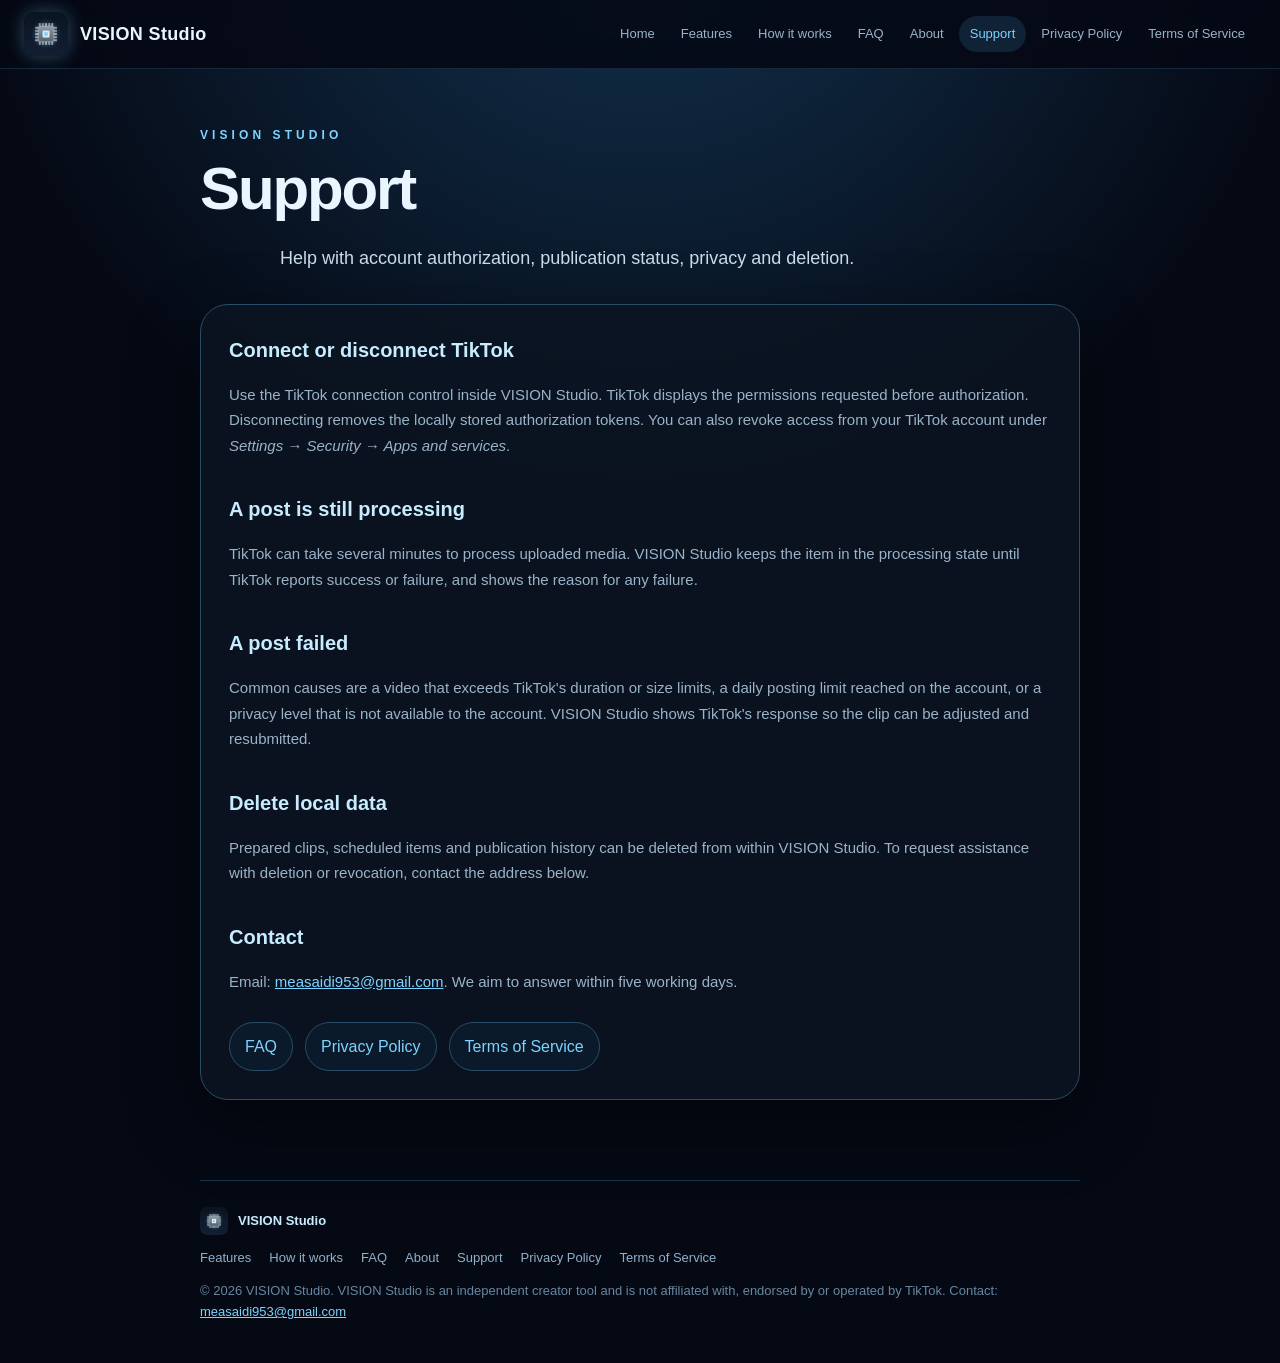
<file: support.html>
<!doctype html>
<html lang="en">
<head>
  <meta charset="utf-8">
  <meta name="viewport" content="width=device-width,initial-scale=1">
  <meta name="description" content="VISION Studio support: account connection, publication status, data deletion and contact.">
  <meta name="application-name" content="VISION Studio">
  <meta property="og:site_name" content="VISION Studio">
  <meta property="og:title" content="VISION Studio – Support">
  <meta property="og:image" content="icon-512.png">
  <title>VISION Studio – Support</title>
  <link rel="icon" type="image/x-icon" href="favicon.ico">
  <link rel="icon" type="image/png" sizes="32x32" href="icon-32.png">
  <link rel="icon" type="image/png" sizes="192x192" href="icon-192.png">
  <link rel="apple-touch-icon" sizes="180x180" href="icon-180.png">
  <link rel="stylesheet" href="styles.css">
</head>
<body>
<header class="site">
  <a class="brand" href="index.html"><img src="icon-192.png" width="44" height="44" alt="VISION Studio icon"><span>VISION Studio</span></a>
  <nav><a href="index.html">Home</a><a href="features.html">Features</a><a href="how-it-works.html">How it works</a><a href="faq.html">FAQ</a><a href="about.html">About</a><a href="support.html" class=on>Support</a><a href="privacy.html">Privacy Policy</a><a href="terms.html">Terms of Service</a></nav>
</header>
<main>
  <div class="eyebrow">VISION Studio</div>
  <h1>Support</h1>
  <p class="lead">Help with account authorization, publication status, privacy and deletion.</p>
  <section class="panel">
    <h2>Connect or disconnect TikTok</h2>
    <p>Use the TikTok connection control inside VISION Studio. TikTok displays the permissions requested before authorization. Disconnecting removes the locally stored authorization tokens. You can also revoke access from your TikTok account under <em>Settings → Security → Apps and services</em>.</p>
    <h2>A post is still processing</h2>
    <p>TikTok can take several minutes to process uploaded media. VISION Studio keeps the item in the processing state until TikTok reports success or failure, and shows the reason for any failure.</p>
    <h2>A post failed</h2>
    <p>Common causes are a video that exceeds TikTok's duration or size limits, a daily posting limit reached on the account, or a privacy level that is not available to the account. VISION Studio shows TikTok's response so the clip can be adjusted and resubmitted.</p>
    <h2>Delete local data</h2>
    <p>Prepared clips, scheduled items and publication history can be deleted from within VISION Studio. To request assistance with deletion or revocation, contact the address below.</p>
    <h2>Contact</h2>
    <p>Email: <a href="mailto:measaidi953@gmail.com">measaidi953@gmail.com</a>. We aim to answer within five working days.</p>
    <div class="links"><a href="faq.html">FAQ</a><a href="privacy.html">Privacy Policy</a><a href="terms.html">Terms of Service</a></div>
  </section>

</main>
<footer class="site">
  <div class="foot-brand"><img src="icon-192.png" width="28" height="28" alt="VISION Studio icon"> VISION Studio</div>
  <div class="foot-links"><a href="features.html">Features</a><a href="how-it-works.html">How it works</a><a href="faq.html">FAQ</a><a href="about.html">About</a><a href="support.html">Support</a><a href="privacy.html">Privacy Policy</a><a href="terms.html">Terms of Service</a></div>
  <div class="foot-copy">© 2026 VISION Studio. VISION Studio is an independent creator tool and is not affiliated with, endorsed by or operated by TikTok. Contact: <a href="mailto:measaidi953@gmail.com">measaidi953@gmail.com</a></div>
</footer>
</body>
</html>
</file>
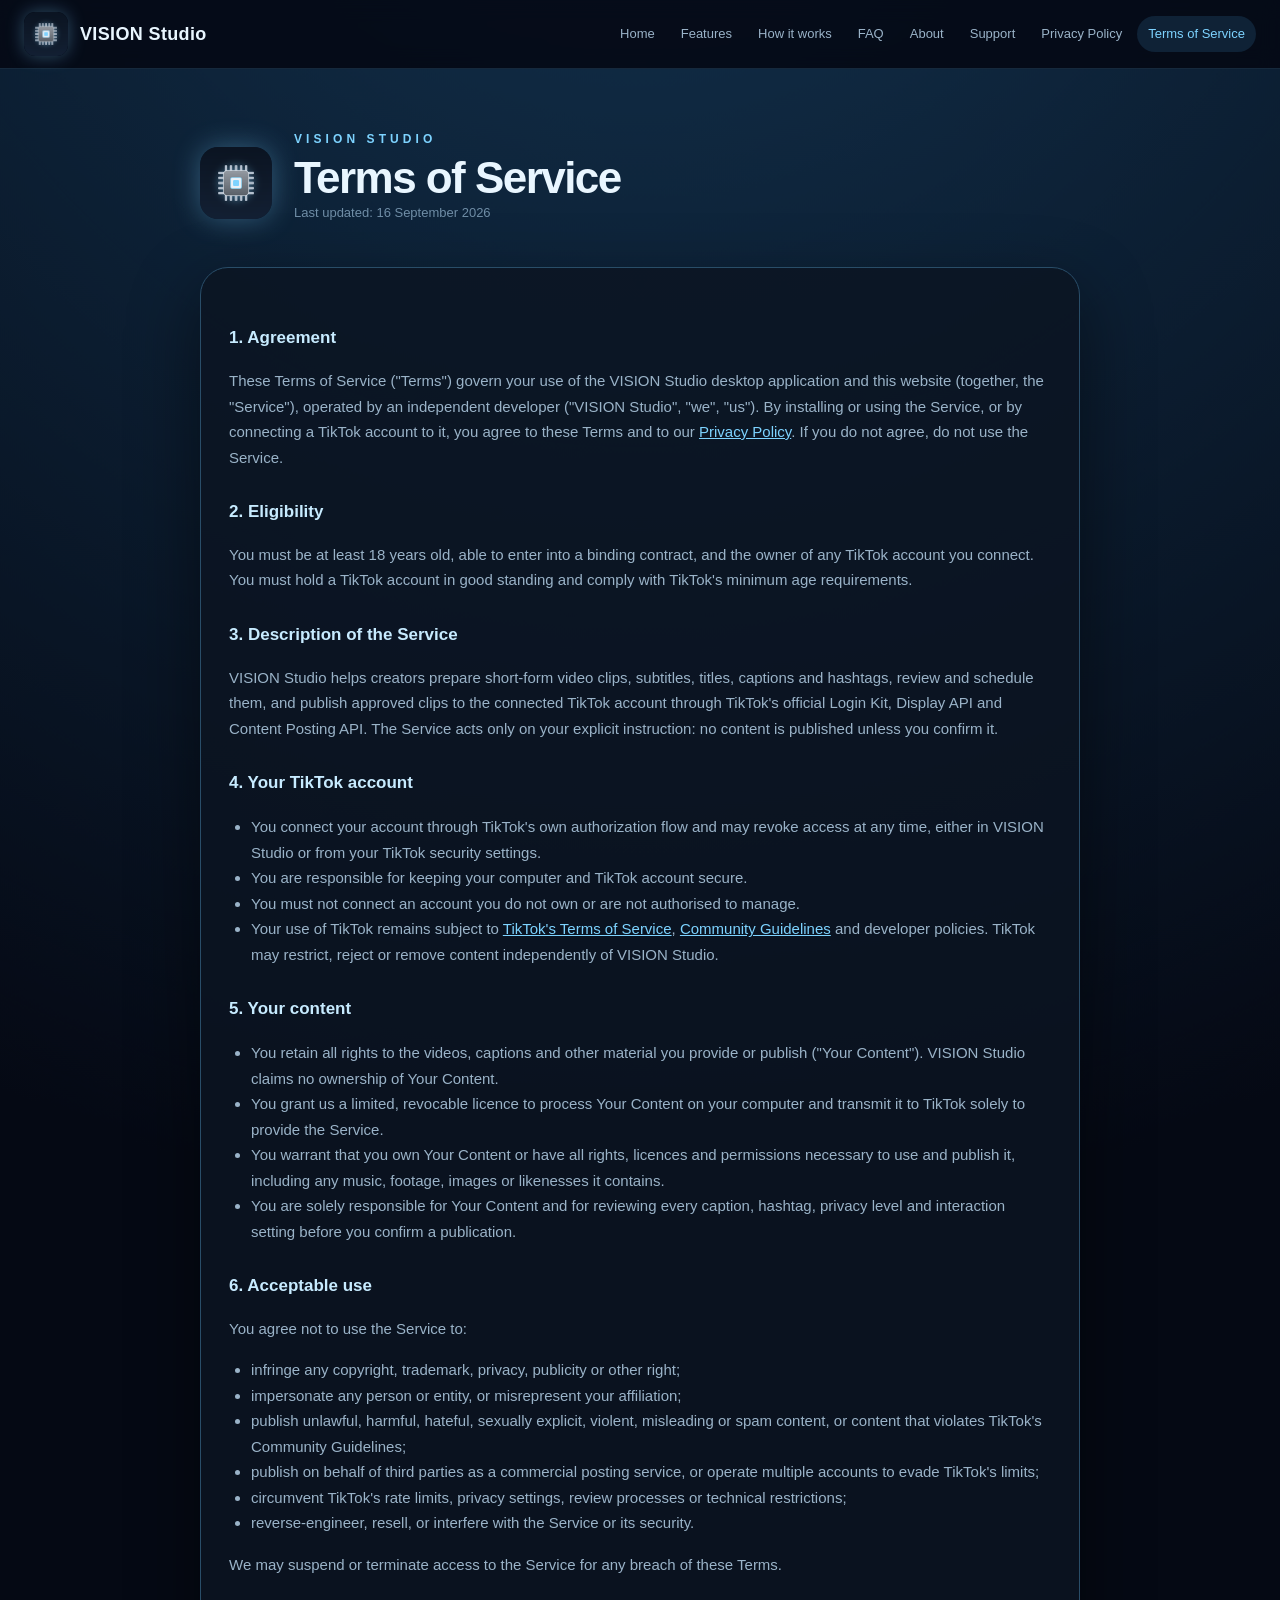
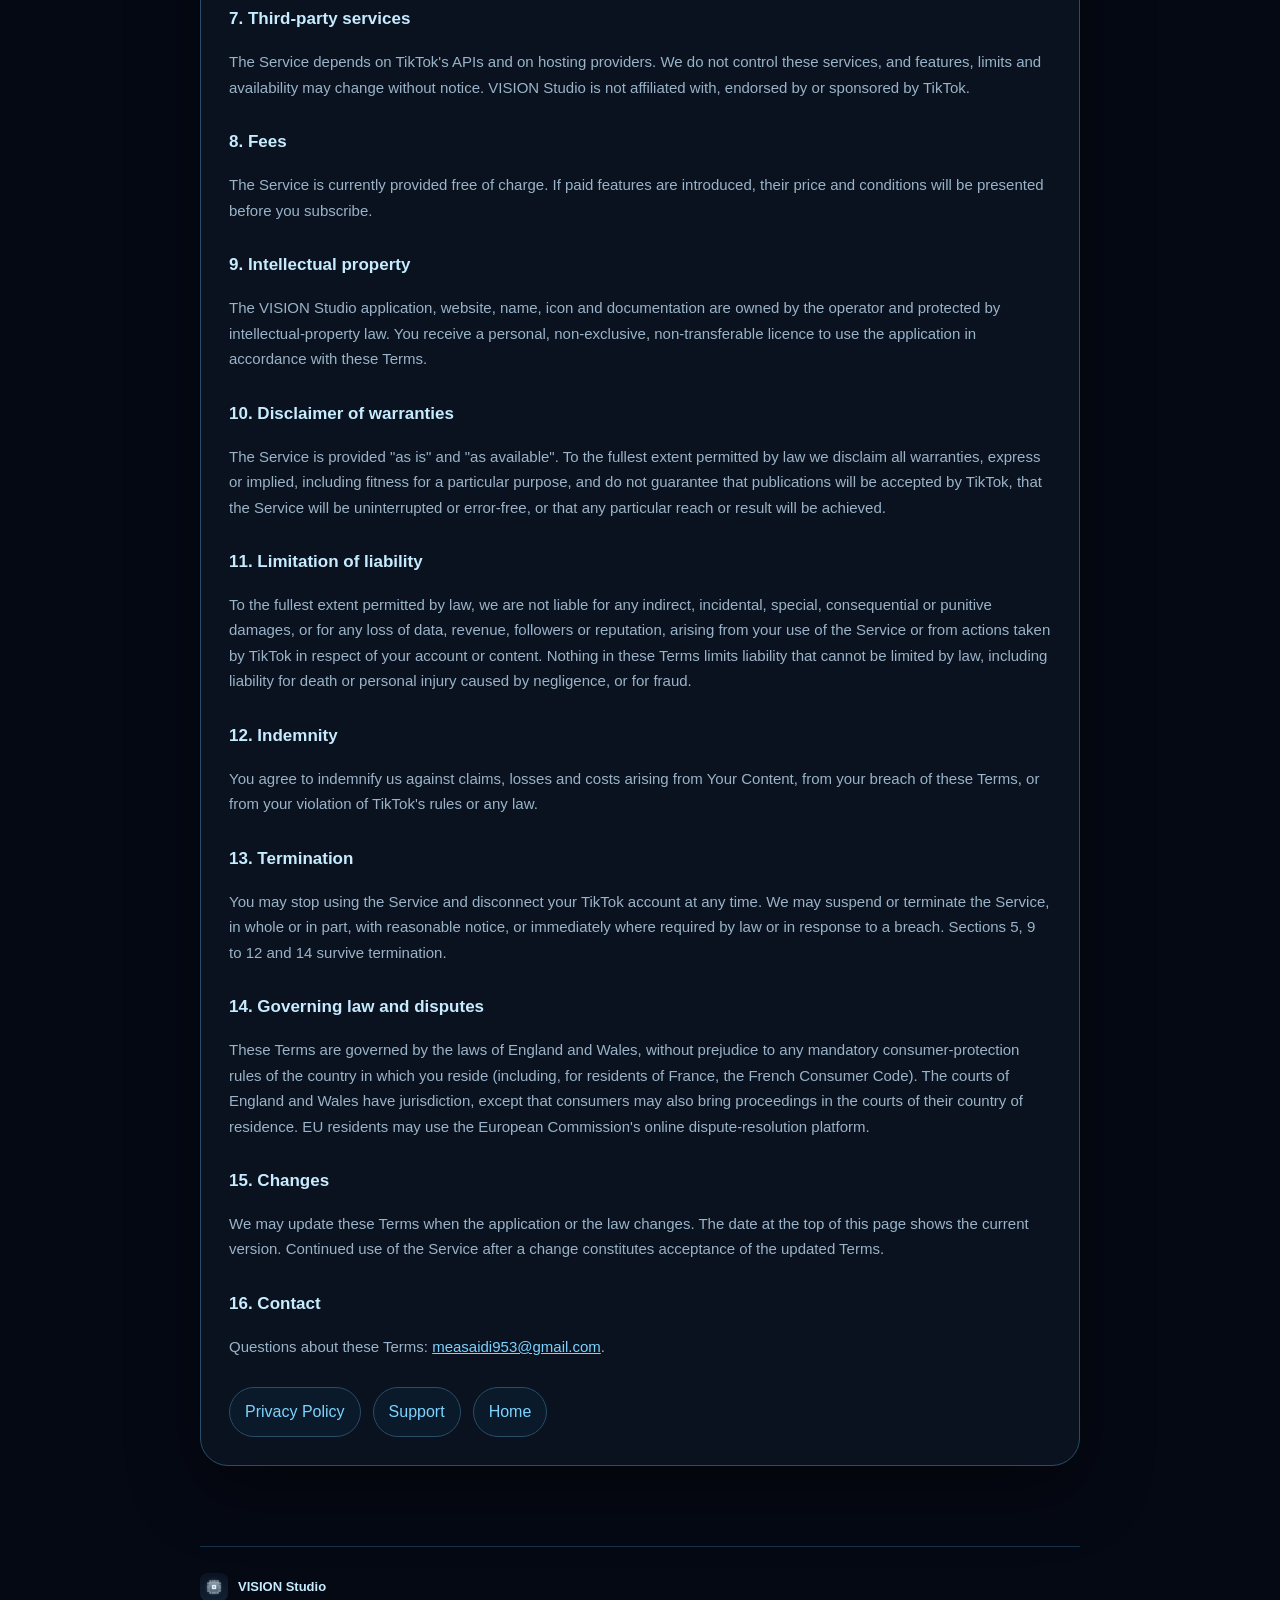
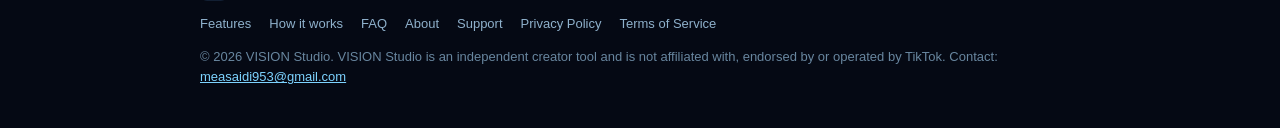
<file: terms.html>
<!doctype html>
<html lang="en">
<head>
  <meta charset="utf-8">
  <meta name="viewport" content="width=device-width,initial-scale=1">
  <meta name="description" content="VISION Studio Terms of Service: eligibility, permitted use, content ownership, TikTok platform rules, liability and governing law.">
  <meta name="application-name" content="VISION Studio">
  <meta property="og:site_name" content="VISION Studio">
  <meta property="og:title" content="VISION Studio – Terms of Service">
  <meta property="og:image" content="icon-512.png">
  <title>VISION Studio – Terms of Service</title>
  <link rel="icon" type="image/x-icon" href="favicon.ico">
  <link rel="icon" type="image/png" sizes="32x32" href="icon-32.png">
  <link rel="icon" type="image/png" sizes="192x192" href="icon-192.png">
  <link rel="apple-touch-icon" sizes="180x180" href="icon-180.png">
  <link rel="stylesheet" href="styles.css">
</head>
<body>
<header class="site">
  <a class="brand" href="index.html"><img src="icon-192.png" width="44" height="44" alt="VISION Studio icon"><span>VISION Studio</span></a>
  <nav><a href="index.html">Home</a><a href="features.html">Features</a><a href="how-it-works.html">How it works</a><a href="faq.html">FAQ</a><a href="about.html">About</a><a href="support.html">Support</a><a href="privacy.html">Privacy Policy</a><a href="terms.html" class=on>Terms of Service</a></nav>
</header>
<main>
  <div class="legal-head"><img src="icon-192.png" width="72" height="72" alt="VISION Studio icon"><div><div class="eyebrow">VISION Studio</div><h1>Terms of Service</h1><p class="updated">Last updated: 16 September 2026</p></div></div>
  <section class="panel legal">
    <h2>1. Agreement</h2>
    <p>These Terms of Service ("Terms") govern your use of the VISION Studio desktop application and this website (together, the "Service"), operated by an independent developer ("VISION Studio", "we", "us"). By installing or using the Service, or by connecting a TikTok account to it, you agree to these Terms and to our <a href="privacy.html">Privacy Policy</a>. If you do not agree, do not use the Service.</p>

    <h2>2. Eligibility</h2>
    <p>You must be at least 18 years old, able to enter into a binding contract, and the owner of any TikTok account you connect. You must hold a TikTok account in good standing and comply with TikTok's minimum age requirements.</p>

    <h2>3. Description of the Service</h2>
    <p>VISION Studio helps creators prepare short-form video clips, subtitles, titles, captions and hashtags, review and schedule them, and publish approved clips to the connected TikTok account through TikTok's official Login Kit, Display API and Content Posting API. The Service acts only on your explicit instruction: no content is published unless you confirm it.</p>

    <h2>4. Your TikTok account</h2>
    <ul>
      <li>You connect your account through TikTok's own authorization flow and may revoke access at any time, either in VISION Studio or from your TikTok security settings.</li>
      <li>You are responsible for keeping your computer and TikTok account secure.</li>
      <li>You must not connect an account you do not own or are not authorised to manage.</li>
      <li>Your use of TikTok remains subject to <a href="https://www.tiktok.com/legal/terms-of-service" rel="noopener">TikTok's Terms of Service</a>, <a href="https://www.tiktok.com/community-guidelines" rel="noopener">Community Guidelines</a> and developer policies. TikTok may restrict, reject or remove content independently of VISION Studio.</li>
    </ul>

    <h2>5. Your content</h2>
    <ul>
      <li>You retain all rights to the videos, captions and other material you provide or publish ("Your Content"). VISION Studio claims no ownership of Your Content.</li>
      <li>You grant us a limited, revocable licence to process Your Content on your computer and transmit it to TikTok solely to provide the Service.</li>
      <li>You warrant that you own Your Content or have all rights, licences and permissions necessary to use and publish it, including any music, footage, images or likenesses it contains.</li>
      <li>You are solely responsible for Your Content and for reviewing every caption, hashtag, privacy level and interaction setting before you confirm a publication.</li>
    </ul>

    <h2>6. Acceptable use</h2>
    <p>You agree not to use the Service to:</p>
    <ul>
      <li>infringe any copyright, trademark, privacy, publicity or other right;</li>
      <li>impersonate any person or entity, or misrepresent your affiliation;</li>
      <li>publish unlawful, harmful, hateful, sexually explicit, violent, misleading or spam content, or content that violates TikTok's Community Guidelines;</li>
      <li>publish on behalf of third parties as a commercial posting service, or operate multiple accounts to evade TikTok's limits;</li>
      <li>circumvent TikTok's rate limits, privacy settings, review processes or technical restrictions;</li>
      <li>reverse-engineer, resell, or interfere with the Service or its security.</li>
    </ul>
    <p>We may suspend or terminate access to the Service for any breach of these Terms.</p>

    <h2>7. Third-party services</h2>
    <p>The Service depends on TikTok's APIs and on hosting providers. We do not control these services, and features, limits and availability may change without notice. VISION Studio is not affiliated with, endorsed by or sponsored by TikTok.</p>

    <h2>8. Fees</h2>
    <p>The Service is currently provided free of charge. If paid features are introduced, their price and conditions will be presented before you subscribe.</p>

    <h2>9. Intellectual property</h2>
    <p>The VISION Studio application, website, name, icon and documentation are owned by the operator and protected by intellectual-property law. You receive a personal, non-exclusive, non-transferable licence to use the application in accordance with these Terms.</p>

    <h2>10. Disclaimer of warranties</h2>
    <p>The Service is provided "as is" and "as available". To the fullest extent permitted by law we disclaim all warranties, express or implied, including fitness for a particular purpose, and do not guarantee that publications will be accepted by TikTok, that the Service will be uninterrupted or error-free, or that any particular reach or result will be achieved.</p>

    <h2>11. Limitation of liability</h2>
    <p>To the fullest extent permitted by law, we are not liable for any indirect, incidental, special, consequential or punitive damages, or for any loss of data, revenue, followers or reputation, arising from your use of the Service or from actions taken by TikTok in respect of your account or content. Nothing in these Terms limits liability that cannot be limited by law, including liability for death or personal injury caused by negligence, or for fraud.</p>

    <h2>12. Indemnity</h2>
    <p>You agree to indemnify us against claims, losses and costs arising from Your Content, from your breach of these Terms, or from your violation of TikTok's rules or any law.</p>

    <h2>13. Termination</h2>
    <p>You may stop using the Service and disconnect your TikTok account at any time. We may suspend or terminate the Service, in whole or in part, with reasonable notice, or immediately where required by law or in response to a breach. Sections 5, 9 to 12 and 14 survive termination.</p>

    <h2>14. Governing law and disputes</h2>
    <p>These Terms are governed by the laws of England and Wales, without prejudice to any mandatory consumer-protection rules of the country in which you reside (including, for residents of France, the French Consumer Code). The courts of England and Wales have jurisdiction, except that consumers may also bring proceedings in the courts of their country of residence. EU residents may use the European Commission's online dispute-resolution platform.</p>

    <h2>15. Changes</h2>
    <p>We may update these Terms when the application or the law changes. The date at the top of this page shows the current version. Continued use of the Service after a change constitutes acceptance of the updated Terms.</p>

    <h2>16. Contact</h2>
    <p>Questions about these Terms: <a href="mailto:measaidi953@gmail.com">measaidi953@gmail.com</a>.</p>
    <div class="links"><a href="privacy.html">Privacy Policy</a><a href="support.html">Support</a><a href="index.html">Home</a></div>
  </section>

</main>
<footer class="site">
  <div class="foot-brand"><img src="icon-192.png" width="28" height="28" alt="VISION Studio icon"> VISION Studio</div>
  <div class="foot-links"><a href="features.html">Features</a><a href="how-it-works.html">How it works</a><a href="faq.html">FAQ</a><a href="about.html">About</a><a href="support.html">Support</a><a href="privacy.html">Privacy Policy</a><a href="terms.html">Terms of Service</a></div>
  <div class="foot-copy">© 2026 VISION Studio. VISION Studio is an independent creator tool and is not affiliated with, endorsed by or operated by TikTok. Contact: <a href="mailto:measaidi953@gmail.com">measaidi953@gmail.com</a></div>
</footer>
</body>
</html>
</file>
<file: styles.css>
:root{color-scheme:dark;--bg:#050914;--panel:#0b1422;--line:#294d68;--text:#e9f6ff;--muted:#9ab3c8;--cyan:#7dd3ff}
*{box-sizing:border-box}
html{background:var(--bg);scroll-behavior:smooth}
body{margin:0;min-height:100vh;font-family:-apple-system,BlinkMacSystemFont,"Segoe UI",sans-serif;background:radial-gradient(circle at 50% -10%,#133451 0,transparent 42%),var(--bg);color:var(--text);line-height:1.7}
main{width:min(880px,calc(100% - 40px));margin:0 auto;padding:40px 0 60px}
/* ── header commun : icône + nom de l'app + navigation ── */
header.site{position:sticky;top:0;z-index:10;display:flex;align-items:center;justify-content:space-between;gap:16px;flex-wrap:wrap;padding:12px 24px;background:rgba(5,9,20,.88);backdrop-filter:blur(10px);border-bottom:1px solid #16293c}
.brand{display:flex;align-items:center;gap:12px;color:var(--text);text-decoration:none;font-weight:800;font-size:18px;letter-spacing:.02em}
.brand img{border-radius:11px;box-shadow:0 0 18px #7dd3ff55}
header.site nav{display:flex;flex-wrap:wrap;gap:4px}
header.site nav a{color:var(--muted);text-decoration:none;font-size:13px;padding:7px 11px;border-radius:999px}
header.site nav a:hover{color:var(--text);background:#0f1f31}
header.site nav a.on{color:var(--cyan);background:#0f2236}
/* ── hero ── */
.hero{text-align:center;padding:36px 0 10px}
.hero-icon{border-radius:24px;box-shadow:0 0 40px #7dd3ff55}
.hero .links{justify-content:center}
.eyebrow{color:var(--cyan);font-size:12px;font-weight:800;letter-spacing:.34em;text-transform:uppercase;margin-top:16px}
h1{font-size:clamp(34px,7vw,60px);line-height:1.06;margin:12px 0 22px;letter-spacing:-.035em}
h2{font-size:20px;margin:34px 0 8px;color:#c7ebff}
h2:first-child{margin-top:0}
h3{font-size:16px;margin:18px 0 6px;color:#dff2ff}
p,li{color:var(--muted);font-size:15px}
.lead{font-size:18px;color:#c9dbe9;max-width:720px;margin-left:auto;margin-right:auto}
.panel{margin-top:30px;padding:28px;border:1px solid var(--line);border-radius:28px;background:rgba(11,20,34,.82);box-shadow:0 24px 70px #0007}
.grid{display:grid;grid-template-columns:repeat(2,minmax(0,1fr));gap:14px;margin-top:18px}
.grid article{padding:0 18px 16px;border:1px solid #1c3a52;border-radius:20px;background:#091321}
.grid article h3{margin-top:18px}
.steps{counter-reset:step;list-style:none;padding:0}
.steps li{counter-increment:step;margin:14px 0;padding:14px 16px 14px 52px;border:1px solid #1c3a52;border-radius:18px;position:relative;background:#091321}
.steps li:before{content:counter(step);position:absolute;left:16px;top:14px;width:24px;height:24px;border-radius:50%;display:grid;place-items:center;background:#153650;color:var(--cyan);font-weight:800}
.links{display:flex;flex-wrap:wrap;gap:12px;margin-top:28px}
a{color:var(--cyan)}
.links a{padding:10px 15px;border:1px solid var(--line);border-radius:999px;text-decoration:none;background:#0b1a2a}
.links a:hover{border-color:var(--cyan)}
.links a.primary{background:var(--cyan);color:#04121f;font-weight:700;border-color:var(--cyan)}
.updated{color:#6f8da6;font-size:13px;margin-top:-10px}
code{font-family:ui-monospace,SFMono-Regular,Menlo,monospace;font-size:13px;color:#dff2ff;background:#0f2236;padding:2px 6px;border-radius:6px}
/* ── tableaux ── */
.tbl{width:100%;border-collapse:collapse;margin-top:14px;font-size:14px}
.tbl th,.tbl td{text-align:left;vertical-align:top;padding:10px 12px;border-bottom:1px solid #1c3a52;color:var(--muted)}
.tbl th{color:#c7ebff;font-weight:700;background:#0f1f31}
.tbl tr:last-child td{border-bottom:0}
/* ── pages légales : icône de l'app en tête, comme exigé par la revue TikTok ── */
.legal-head{display:flex;align-items:center;gap:22px;margin-top:20px}
.legal-head img{border-radius:18px;box-shadow:0 0 28px #7dd3ff55;flex-shrink:0}
.legal-head h1{font-size:clamp(30px,5vw,44px);margin:6px 0 10px}
.legal-head .eyebrow{margin-top:0}
.legal h2{font-size:17px;margin-top:28px}
.faq h3{margin-top:22px;color:#c7ebff}
.faq h3:first-child{margin-top:0}
/* ── pied de page commun ── */
footer.site{margin:20px auto 0;width:min(880px,calc(100% - 40px));padding:26px 0 40px;border-top:1px solid #193148;color:#68869f;font-size:13px}
.foot-brand{display:flex;align-items:center;gap:10px;font-weight:700;color:#c7ebff;margin-bottom:12px}
.foot-brand img{border-radius:7px}
.foot-links{display:flex;flex-wrap:wrap;gap:6px 18px;margin-bottom:12px}
.foot-links a{text-decoration:none;color:#8fb1cc}
.foot-links a:hover{color:var(--cyan)}
.foot-copy{line-height:1.6}
ul{padding-left:22px}
@media(max-width:640px){main{padding:28px 0 40px}.panel{padding:20px}.grid{grid-template-columns:1fr}.legal-head{flex-direction:column;align-items:flex-start;gap:14px}.tbl{display:block;overflow-x:auto}}
</file>
